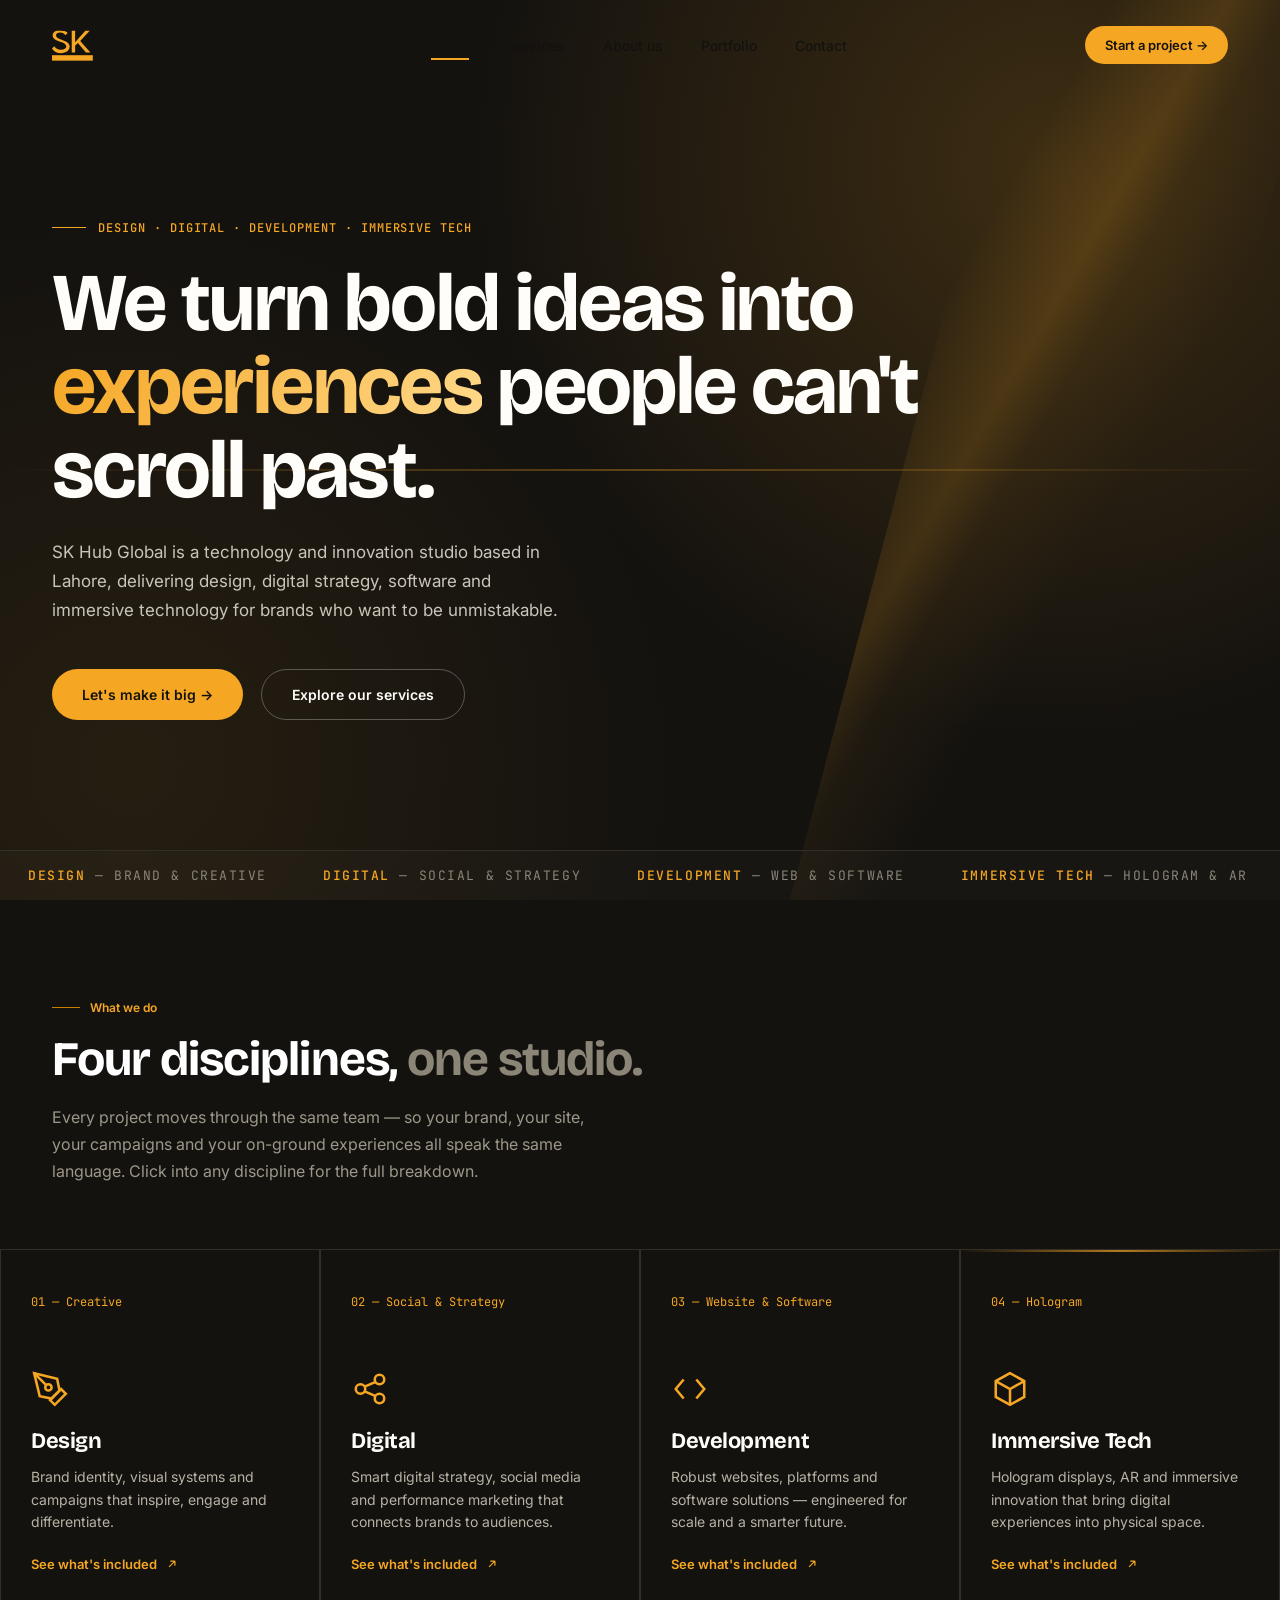
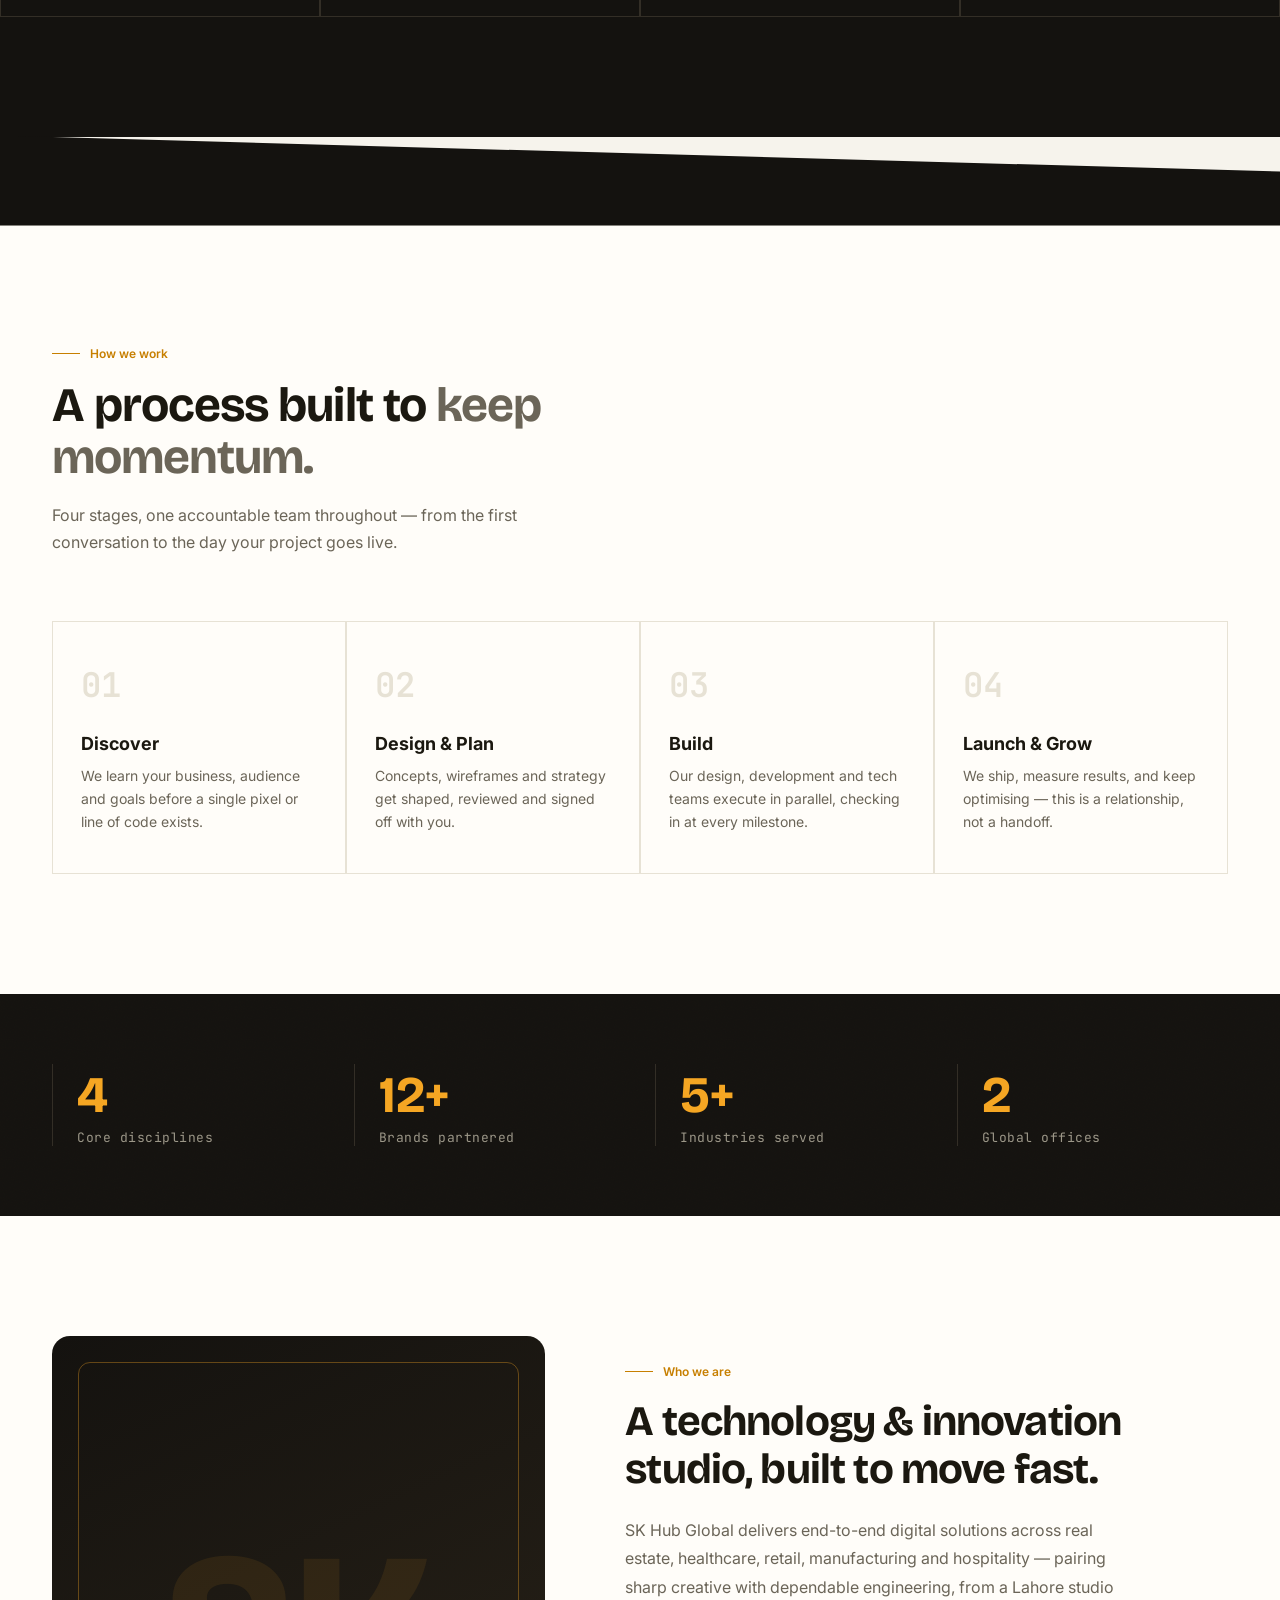
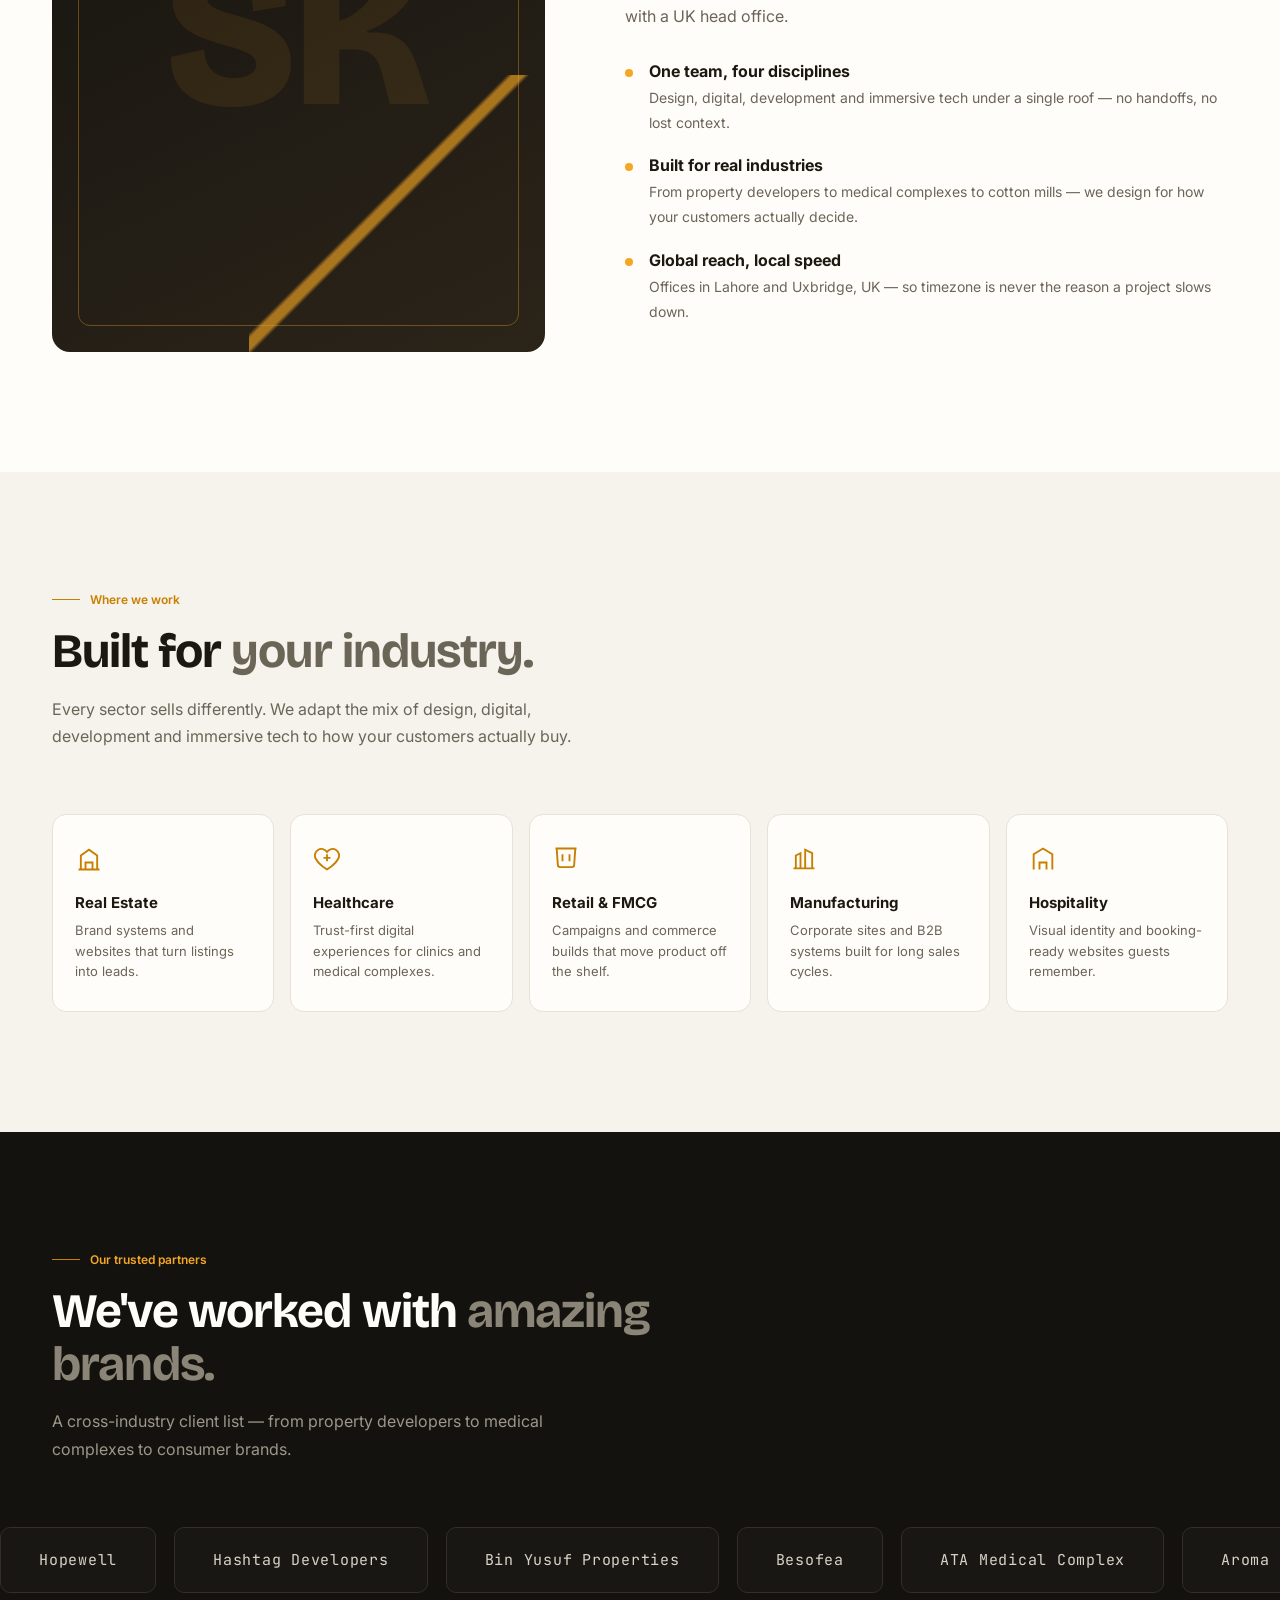
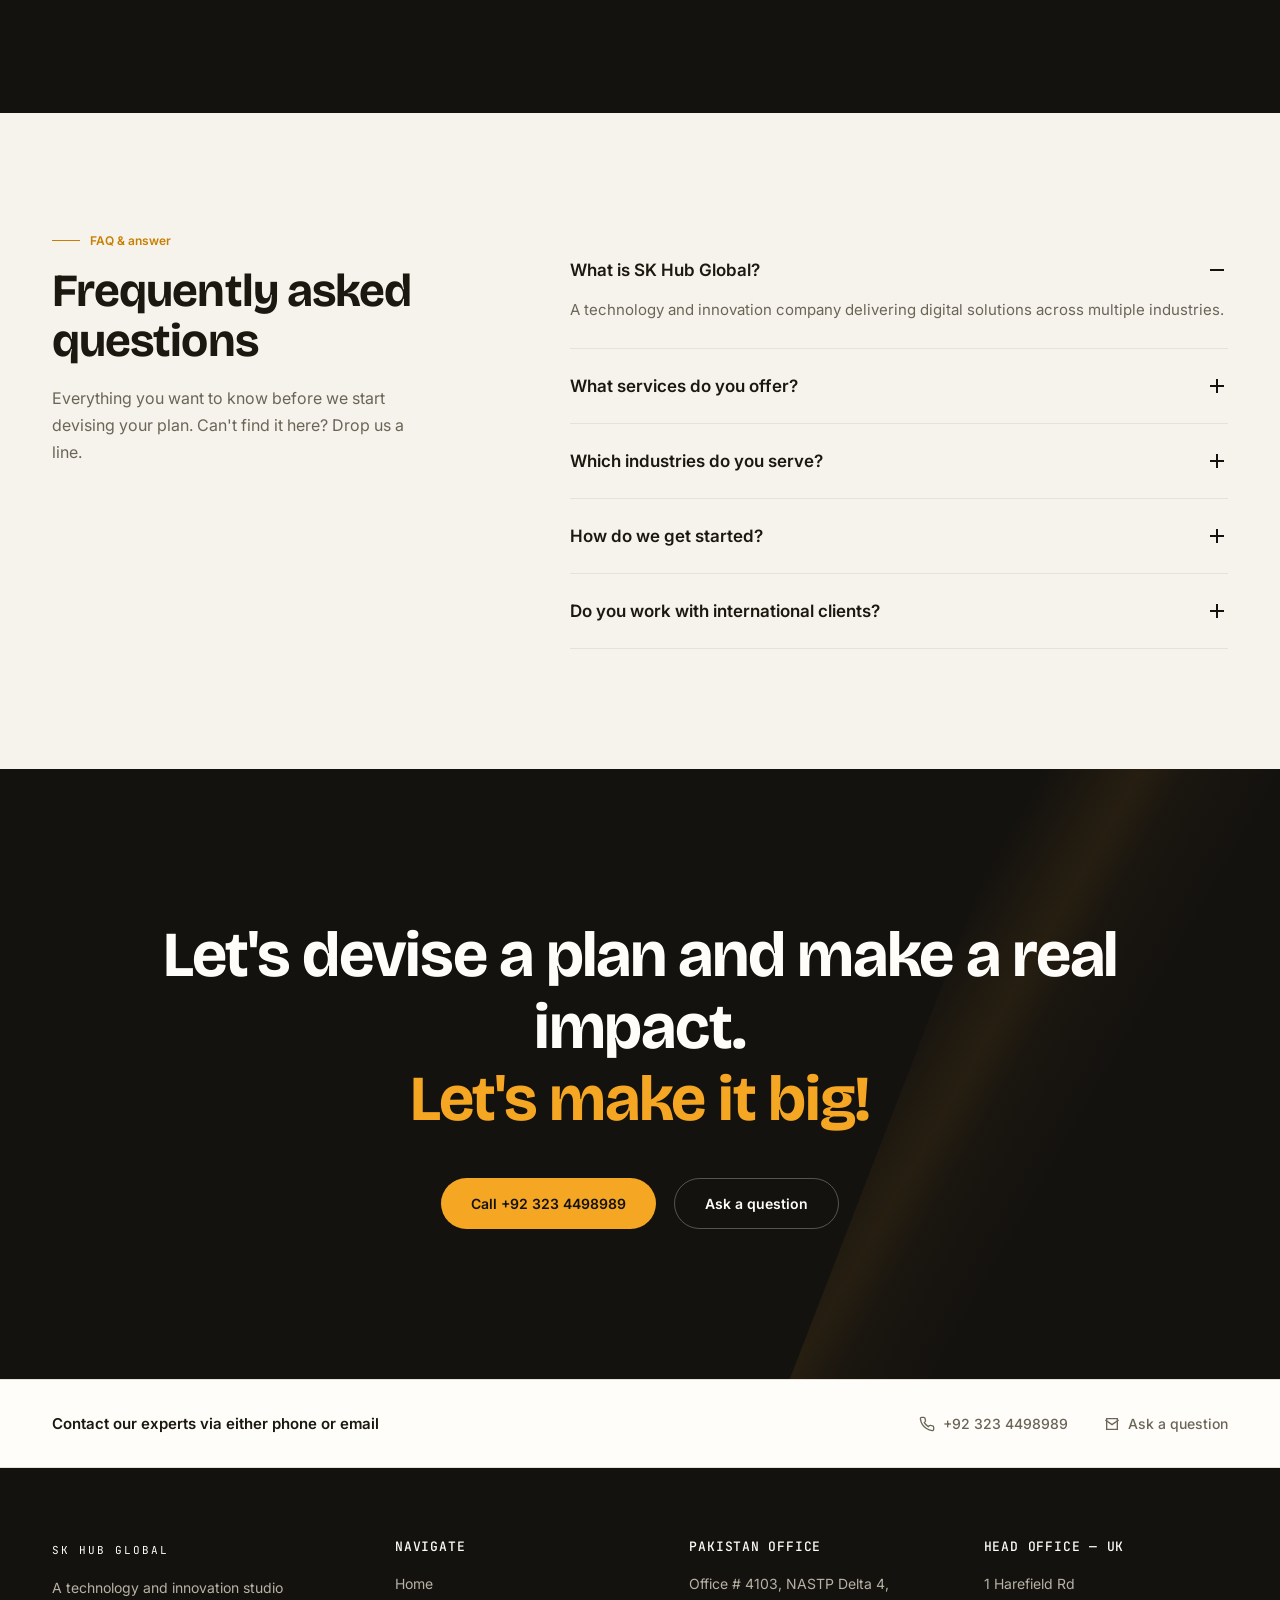
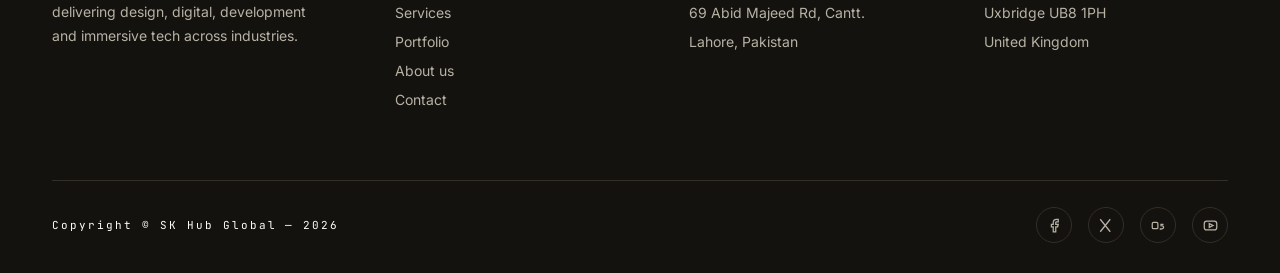
<file: index.html>
<!DOCTYPE html>
<html lang="en">
<head>
<meta charset="UTF-8">
<meta name="viewport" content="width=device-width, initial-scale=1.0">
<title>SK Hub Global — Design. Digital. Development. Immersive Tech.</title>
<link rel="preconnect" href="https://fonts.googleapis.com">
<link href="https://fonts.googleapis.com/css2?family=Bricolage+Grotesque:opsz,wght@12..96,400..800&family=Inter:wght@400;500;600&family=JetBrains+Mono:wght@400;500&display=swap" rel="stylesheet">
<link rel="stylesheet" href="style.css">
</head>
<body>

<header id="siteHeader">
  <div class="wrap">
    <nav>
      <a href="index.html" class="logo">
        <svg viewBox="0 0 120 100" xmlns="http://www.w3.org/2000/svg"><path fill="#F5A623" d="M18 8C8 8 2 14 2 22c0 20 40 16 40 32 0 6-6 10-16 10-9 0-15-4-19-10L0 60c5 9 15 14 26 14 16 0 26-8 26-20 0-21-40-17-40-33 0-5 5-8 12-8 7 0 12 3 15 8l7-6C42 8 32 8 18 8z"/><path fill="#F5A623" d="M58 8h10v34l30-34h13L83 38l30 34h-13L76 44l-8 8v20H58z"/><rect fill="#F5A623" x="0" y="80" width="120" height="16"/></svg>
        <span class="logo-text">HUB&nbsp;GLOBAL</span>
      </a>
      <div class="navlinks">
        <a href="index.html" class="active">Home</a>
        <a href="index.html#services">Services</a>
        <a href="index.html#about">About us</a>
        <a href="index.html#partners">Portfolio</a>
        <a href="index.html#contact">Contact</a>
      </div>
      <a href="index.html#contact" class="nav-cta">Start a project →</a>
      <button class="burger" id="burgerBtn" aria-label="Open menu"><span></span><span></span><span></span></button>
    </nav>
  </div>
</header>

<div class="mobile-menu" id="mobileMenu">
  <button class="mobile-close" id="mobileClose" aria-label="Close menu">&times;</button>
  <a href="index.html">Home</a>
  <a href="index.html#services">Services</a>
  <a href="index.html#about">About us</a>
  <a href="index.html#partners">Portfolio</a>
  <a href="index.html#contact">Contact</a>
</div>

<!-- HERO -->
<section class="hero" id="top">
  <div class="beam"></div>
  <div class="scanline"></div>
  <div class="wrap hero-inner">
    <div class="eyebrow mono">Design · Digital · Development · Immersive Tech</div>
    <h1>We turn bold ideas into <em>experiences</em> people can't scroll past.</h1>
    <p class="lead">SK Hub Global is a technology and innovation studio based in Lahore, delivering design, digital strategy, software and immersive technology for brands who want to be unmistakable.</p>
    <div class="hero-ctas">
      <a href="index.html#contact" class="btn-primary">Let's make it big →</a>
      <a href="index.html#services" class="btn-ghost">Explore our services</a>
    </div>
  </div>
  <div class="hero-tickerwrap">
    <div class="ticker">
      <span><b>Design</b> — brand & creative</span>
      <span><b>Digital</b> — social & strategy</span>
      <span><b>Development</b> — web & software</span>
      <span><b>Immersive Tech</b> — hologram & AR</span>
      <span><b>Design</b> — brand & creative</span>
      <span><b>Digital</b> — social & strategy</span>
      <span><b>Development</b> — web & software</span>
      <span><b>Immersive Tech</b> — hologram & AR</span>
    </div>
  </div>
</section>

<!-- SERVICES -->
<section id="services" style="background:var(--ink);padding-top:100px;">
  <div class="wrap">
    <div class="sec-head reveal" style="color:#fff;">
      <div class="tag on-dark">What we do</div>
      <h2 style="color:#fff;">Four disciplines, <span style="color:#8A8577;">one studio.</span></h2>
      <p style="color:#9C9788;">Every project moves through the same team — so your brand, your site, your campaigns and your on-ground experiences all speak the same language. Click into any discipline for the full breakdown.</p>
    </div>
  </div>
  <div class="services-grid">
    <a href="service-design.html" class="svc-card reveal">
      <span class="svc-num">01 — Creative</span>
      <svg class="svc-icon" viewBox="0 0 24 24" fill="none" stroke="currentColor" stroke-width="1.6"><path d="M12 19l7-7 3 3-7 7-3-3z"/><path d="M18 13l-1.5-7.5L2 2l3.5 14.5L13 18l5-5z"/><path d="M2 2l7.586 7.586"/><circle cx="11" cy="11" r="2"/></svg>
      <h3>Design</h3>
      <p>Brand identity, visual systems and campaigns that inspire, engage and differentiate.</p>
      <span class="svc-more">See what's included <svg viewBox="0 0 24 24" fill="none" stroke="currentColor" stroke-width="2"><path d="M7 17L17 7M17 7H9M17 7V15"/></svg></span>
    </a>
    <a href="service-digital.html" class="svc-card reveal">
      <span class="svc-num">02 — Social &amp; Strategy</span>
      <svg class="svc-icon" viewBox="0 0 24 24" fill="none" stroke="currentColor" stroke-width="1.6"><circle cx="6" cy="12" r="3"/><circle cx="18" cy="6" r="3"/><circle cx="18" cy="18" r="3"/><path d="M8.6 10.5l7-3M8.6 13.5l7 3"/></svg>
      <h3>Digital</h3>
      <p>Smart digital strategy, social media and performance marketing that connects brands to audiences.</p>
      <span class="svc-more">See what's included <svg viewBox="0 0 24 24" fill="none" stroke="currentColor" stroke-width="2"><path d="M7 17L17 7M17 7H9M17 7V15"/></svg></span>
    </a>
    <a href="service-development.html" class="svc-card reveal">
      <span class="svc-num">03 — Website &amp; Software</span>
      <svg class="svc-icon" viewBox="0 0 24 24" fill="none" stroke="currentColor" stroke-width="1.6"><polyline points="8 6 3 12 8 18"/><polyline points="16 6 21 12 16 18"/></svg>
      <h3>Development</h3>
      <p>Robust websites, platforms and software solutions — engineered for scale and a smarter future.</p>
      <span class="svc-more">See what's included <svg viewBox="0 0 24 24" fill="none" stroke="currentColor" stroke-width="2"><path d="M7 17L17 7M17 7H9M17 7V15"/></svg></span>
    </a>
    <a href="service-immersive-tech.html" class="svc-card hologram reveal">
      <div class="scan-mini"></div>
      <span class="svc-num">04 — Hologram</span>
      <svg class="svc-icon" viewBox="0 0 24 24" fill="none" stroke="currentColor" stroke-width="1.6"><path d="M12 2L3 7v10l9 5 9-5V7l-9-5z"/><path d="M3 7l9 5 9-5M12 12v10"/></svg>
      <h3>Immersive Tech</h3>
      <p>Hologram displays, AR and immersive innovation that bring digital experiences into physical space.</p>
      <span class="svc-more">See what's included <svg viewBox="0 0 24 24" fill="none" stroke="currentColor" stroke-width="2"><path d="M7 17L17 7M17 7H9M17 7V15"/></svg></span>
    </a>
  </div>
</section>
<div class="diag"></div>

<!-- PROCESS -->
<section class="process">
  <div class="wrap">
    <div class="sec-head reveal">
      <div class="tag">How we work</div>
      <h2>A process built to <span>keep momentum.</span></h2>
      <p>Four stages, one accountable team throughout — from the first conversation to the day your project goes live.</p>
    </div>
  </div>
  <div class="wrap">
    <div class="process-grid reveal">
      <div class="process-step">
        <span class="pnum">01</span>
        <h4>Discover</h4>
        <p>We learn your business, audience and goals before a single pixel or line of code exists.</p>
      </div>
      <div class="process-step">
        <span class="pnum">02</span>
        <h4>Design &amp; Plan</h4>
        <p>Concepts, wireframes and strategy get shaped, reviewed and signed off with you.</p>
      </div>
      <div class="process-step">
        <span class="pnum">03</span>
        <h4>Build</h4>
        <p>Our design, development and tech teams execute in parallel, checking in at every milestone.</p>
      </div>
      <div class="process-step">
        <span class="pnum">04</span>
        <h4>Launch &amp; Grow</h4>
        <p>We ship, measure results, and keep optimising — this is a relationship, not a handoff.</p>
      </div>
    </div>
  </div>
</section>

<!-- STATS -->
<section class="stats-band">
  <div class="grain"></div>
  <div class="wrap">
    <div class="stats-grid reveal">
      <div class="stat"><span class="num" data-target="4">0</span><span class="label">Core disciplines</span></div>
      <div class="stat"><span class="num" data-target="12" data-suffix="+">0</span><span class="label">Brands partnered</span></div>
      <div class="stat"><span class="num" data-target="5" data-suffix="+">0</span><span class="label">Industries served</span></div>
      <div class="stat"><span class="num" data-target="2">0</span><span class="label">Global offices</span></div>
    </div>
  </div>
</section>

<!-- ABOUT -->
<section class="about" id="about">
  <div class="wrap about-grid">
    <div class="about-visual reveal">
      <div class="frame"></div>
      <div class="cut"></div>
    </div>
    <div class="about-copy reveal">
      <div class="tag">Who we are</div>
      <h2>A technology &amp; innovation studio, built to move fast.</h2>
      <p>SK Hub Global delivers end-to-end digital solutions across real estate, healthcare, retail, manufacturing and hospitality — pairing sharp creative with dependable engineering, from a Lahore studio with a UK head office.</p>
      <div class="why-list">
        <div class="why-item">
          <span class="dot"></span>
          <div><h4>One team, four disciplines</h4><p>Design, digital, development and immersive tech under a single roof — no handoffs, no lost context.</p></div>
        </div>
        <div class="why-item">
          <span class="dot"></span>
          <div><h4>Built for real industries</h4><p>From property developers to medical complexes to cotton mills — we design for how your customers actually decide.</p></div>
        </div>
        <div class="why-item">
          <span class="dot"></span>
          <div><h4>Global reach, local speed</h4><p>Offices in Lahore and Uxbridge, UK — so timezone is never the reason a project slows down.</p></div>
        </div>
      </div>
    </div>
  </div>
</section>

<!-- INDUSTRIES -->
<section class="industries">
  <div class="wrap">
    <div class="sec-head reveal">
      <div class="tag">Where we work</div>
      <h2>Built for <span>your industry.</span></h2>
      <p>Every sector sells differently. We adapt the mix of design, digital, development and immersive tech to how your customers actually buy.</p>
    </div>
    <div class="industry-grid reveal">
      <div class="industry-card">
        <svg viewBox="0 0 24 24" fill="none" stroke="currentColor" stroke-width="1.6"><path d="M3 21h18M5 21V9l7-5 7 5v12M9 21v-6h6v6"/></svg>
        <h4>Real Estate</h4>
        <p>Brand systems and websites that turn listings into leads.</p>
      </div>
      <div class="industry-card">
        <svg viewBox="0 0 24 24" fill="none" stroke="currentColor" stroke-width="1.6"><path d="M12 21s-7-4.35-9.5-9A5.5 5.5 0 0112 6a5.5 5.5 0 019.5 6c-2.5 4.65-9.5 9-9.5 9z"/><path d="M12 8v6M9 11h6"/></svg>
        <h4>Healthcare</h4>
        <p>Trust-first digital experiences for clinics and medical complexes.</p>
      </div>
      <div class="industry-card">
        <svg viewBox="0 0 24 24" fill="none" stroke="currentColor" stroke-width="1.6"><path d="M3 3h18M4 3l1 14a2 2 0 002 2h10a2 2 0 002-2l1-14M9 8v6M15 8v6"/></svg>
        <h4>Retail &amp; FMCG</h4>
        <p>Campaigns and commerce builds that move product off the shelf.</p>
      </div>
      <div class="industry-card">
        <svg viewBox="0 0 24 24" fill="none" stroke="currentColor" stroke-width="1.6"><path d="M3 20h18M5 20V9l4-2v13M13 20V4l6 3v13"/></svg>
        <h4>Manufacturing</h4>
        <p>Corporate sites and B2B systems built for long sales cycles.</p>
      </div>
      <div class="industry-card">
        <svg viewBox="0 0 24 24" fill="none" stroke="currentColor" stroke-width="1.6"><path d="M4 21V8l8-5 8 5v13M9 21v-6h6v6"/></svg>
        <h4>Hospitality</h4>
        <p>Visual identity and booking-ready websites guests remember.</p>
      </div>
    </div>
  </div>
</section>

<!-- PARTNERS -->
<section class="partners" id="partners">
  <div class="wrap">
    <div class="sec-head reveal">
      <div class="tag on-dark">Our trusted partners</div>
      <h2>We've worked with <span>amazing brands.</span></h2>
      <p>A cross-industry client list — from property developers to medical complexes to consumer brands.</p>
    </div>
  </div>
  <div class="marquee-track">
    <span class="brand-badge">Hopewell</span>
    <span class="brand-badge">Hashtag Developers</span>
    <span class="brand-badge">Bin Yusuf Properties</span>
    <span class="brand-badge">Besofea</span>
    <span class="brand-badge">ATA Medical Complex</span>
    <span class="brand-badge">Aroma</span>
    <span class="brand-badge">Akram Cotton Mills</span>
    <span class="brand-badge">PB</span>
    <span class="brand-badge">Media Merchandise</span>
    <span class="brand-badge">AIS</span>
    <span class="brand-badge">Growth Bee Pakistan</span>
    <span class="brand-badge">Imam's</span>
    <span class="brand-badge">Hopewell</span>
    <span class="brand-badge">Hashtag Developers</span>
    <span class="brand-badge">Bin Yusuf Properties</span>
    <span class="brand-badge">Besofea</span>
    <span class="brand-badge">ATA Medical Complex</span>
    <span class="brand-badge">Aroma</span>
    <span class="brand-badge">Akram Cotton Mills</span>
    <span class="brand-badge">PB</span>
    <span class="brand-badge">Media Merchandise</span>
    <span class="brand-badge">AIS</span>
    <span class="brand-badge">Growth Bee Pakistan</span>
    <span class="brand-badge">Imam's</span>
  </div>
</section>

<!-- FAQ -->
<section id="faq">
  <div class="wrap faq-wrap">
    <div class="faq-side reveal">
      <div class="tag">FAQ &amp; answer</div>
      <h2>Frequently asked questions</h2>
      <p>Everything you want to know before we start devising your plan. Can't find it here? Drop us a line.</p>
    </div>
    <div class="reveal">
      <div class="faq-item open">
        <div class="faq-q"><span>What is SK Hub Global?</span><span class="plus"></span></div>
        <div class="faq-a">A technology and innovation company delivering digital solutions across multiple industries.</div>
      </div>
      <div class="faq-item">
        <div class="faq-q"><span>What services do you offer?</span><span class="plus"></span></div>
        <div class="faq-a">Design, digital marketing, website &amp; software development, and immersive technology including hologram experiences.</div>
      </div>
      <div class="faq-item">
        <div class="faq-q"><span>Which industries do you serve?</span><span class="plus"></span></div>
        <div class="faq-a">Real estate, healthcare, retail, manufacturing, hospitality and more — wherever a brand needs to stand out.</div>
      </div>
      <div class="faq-item">
        <div class="faq-q"><span>How do we get started?</span><span class="plus"></span></div>
        <div class="faq-a">Reach out through the contact details below or give us a call — we'll set up a discovery call to scope your project.</div>
      </div>
      <div class="faq-item">
        <div class="faq-q"><span>Do you work with international clients?</span><span class="plus"></span></div>
        <div class="faq-a">Yes — alongside our Lahore studio, we operate a head office in Uxbridge, UK, and work with clients globally.</div>
      </div>
    </div>
  </div>
</section>

<!-- CTA -->
<section class="cta-section" id="contact">
  <div class="beam"></div>
  <div class="wrap">
    <h2 class="reveal">Let's devise a plan and make a real impact.<br><span class="accent">Let's make it big!</span></h2>
    <div class="cta-btns reveal">
      <a href="tel:+923234498989" class="btn-primary">Call +92 323 4498989</a>
      <a href="mailto:hello@skhubglobal.com" class="btn-ghost">Ask a question</a>
    </div>
  </div>
</section>

<!-- CONTACT STRIP -->
<div class="contact-strip">
  <div class="wrap row">
    <p>Contact our experts via either phone or email</p>
    <div class="contact-links">
      <a href="tel:+923234498989">
        <svg viewBox="0 0 24 24" fill="none" stroke="currentColor" stroke-width="2"><path d="M22 16.9v3a2 2 0 01-2.2 2 19.8 19.8 0 01-8.6-3.1 19.5 19.5 0 01-6-6A19.8 19.8 0 012.1 4.2 2 2 0 014.1 2h3a2 2 0 012 1.7c.1.9.3 1.8.6 2.7a2 2 0 01-.4 2.1L8 9.9a16 16 0 006 6l1.4-1.3a2 2 0 012.1-.4c.9.3 1.8.5 2.7.6a2 2 0 011.8 2z"/></svg>
        +92 323 4498989
      </a>
      <a href="mailto:hello@skhubglobal.com">
        <svg viewBox="0 0 24 24" fill="none" stroke="currentColor" stroke-width="2"><path d="M4 4h16v16H4z"/><path d="M22 6l-10 7L2 6"/></svg>
        Ask a question
      </a>
    </div>
  </div>
</div>

<!-- FOOTER -->
<footer>
  <div class="wrap">
    <div class="foot-grid">
      <div class="foot-brand">
        <span class="logo-text">SK HUB GLOBAL</span>
        <p>A technology and innovation studio delivering design, digital, development and immersive tech across industries.</p>
      </div>
      <div class="foot-col">
        <h5>Navigate</h5>
        <ul>
          <li><a href="index.html">Home</a></li>
          <li><a href="index.html#services">Services</a></li>
          <li><a href="index.html#partners">Portfolio</a></li>
          <li><a href="index.html#about">About us</a></li>
          <li><a href="index.html#contact">Contact</a></li>
        </ul>
      </div>
      <div class="foot-col">
        <h5>Pakistan office</h5>
        <ul>
          <li>Office # 4103, NASTP Delta 4,</li>
          <li>69 Abid Majeed Rd, Cantt.</li>
          <li>Lahore, Pakistan</li>
        </ul>
      </div>
      <div class="foot-col">
        <h5>Head office — UK</h5>
        <ul>
          <li>1 Harefield Rd</li>
          <li>Uxbridge UB8 1PH</li>
          <li>United Kingdom</li>
        </ul>
      </div>
    </div>
    <div class="foot-bottom">
      <span class="logo-text">Copyright &copy; SK Hub Global — 2026</span>
      <div class="socials">
        <a href="#" aria-label="Facebook"><svg viewBox="0 0 24 24" fill="none" stroke="currentColor" stroke-width="2"><path d="M18 2h-3a5 5 0 00-5 5v3H7v4h3v8h4v-8h3l1-4h-4V7a1 1 0 011-1h3z"/></svg></a>
        <a href="#" aria-label="X"><svg viewBox="0 0 24 24" fill="none" stroke="currentColor" stroke-width="2"><path d="M18 2L2 22M2 2l16 20"/></svg></a>
        <a href="#" aria-label="Behance"><svg viewBox="0 0 24 24" fill="none" stroke="currentColor" stroke-width="2"><rect x="2" y="7" width="9" height="10" rx="2"/><path d="M15 10h5M14 17c1.5 1 5 1 6-1.5S18 12 15 12"/></svg></a>
        <a href="#" aria-label="YouTube"><svg viewBox="0 0 24 24" fill="none" stroke="currentColor" stroke-width="2"><rect x="2" y="5" width="20" height="14" rx="4"/><path d="M10 9l6 3-6 3z"/></svg></a>
      </div>
    </div>
  </div>
</footer>

<script src="script.js"></script>
</body>
</html>
</file>
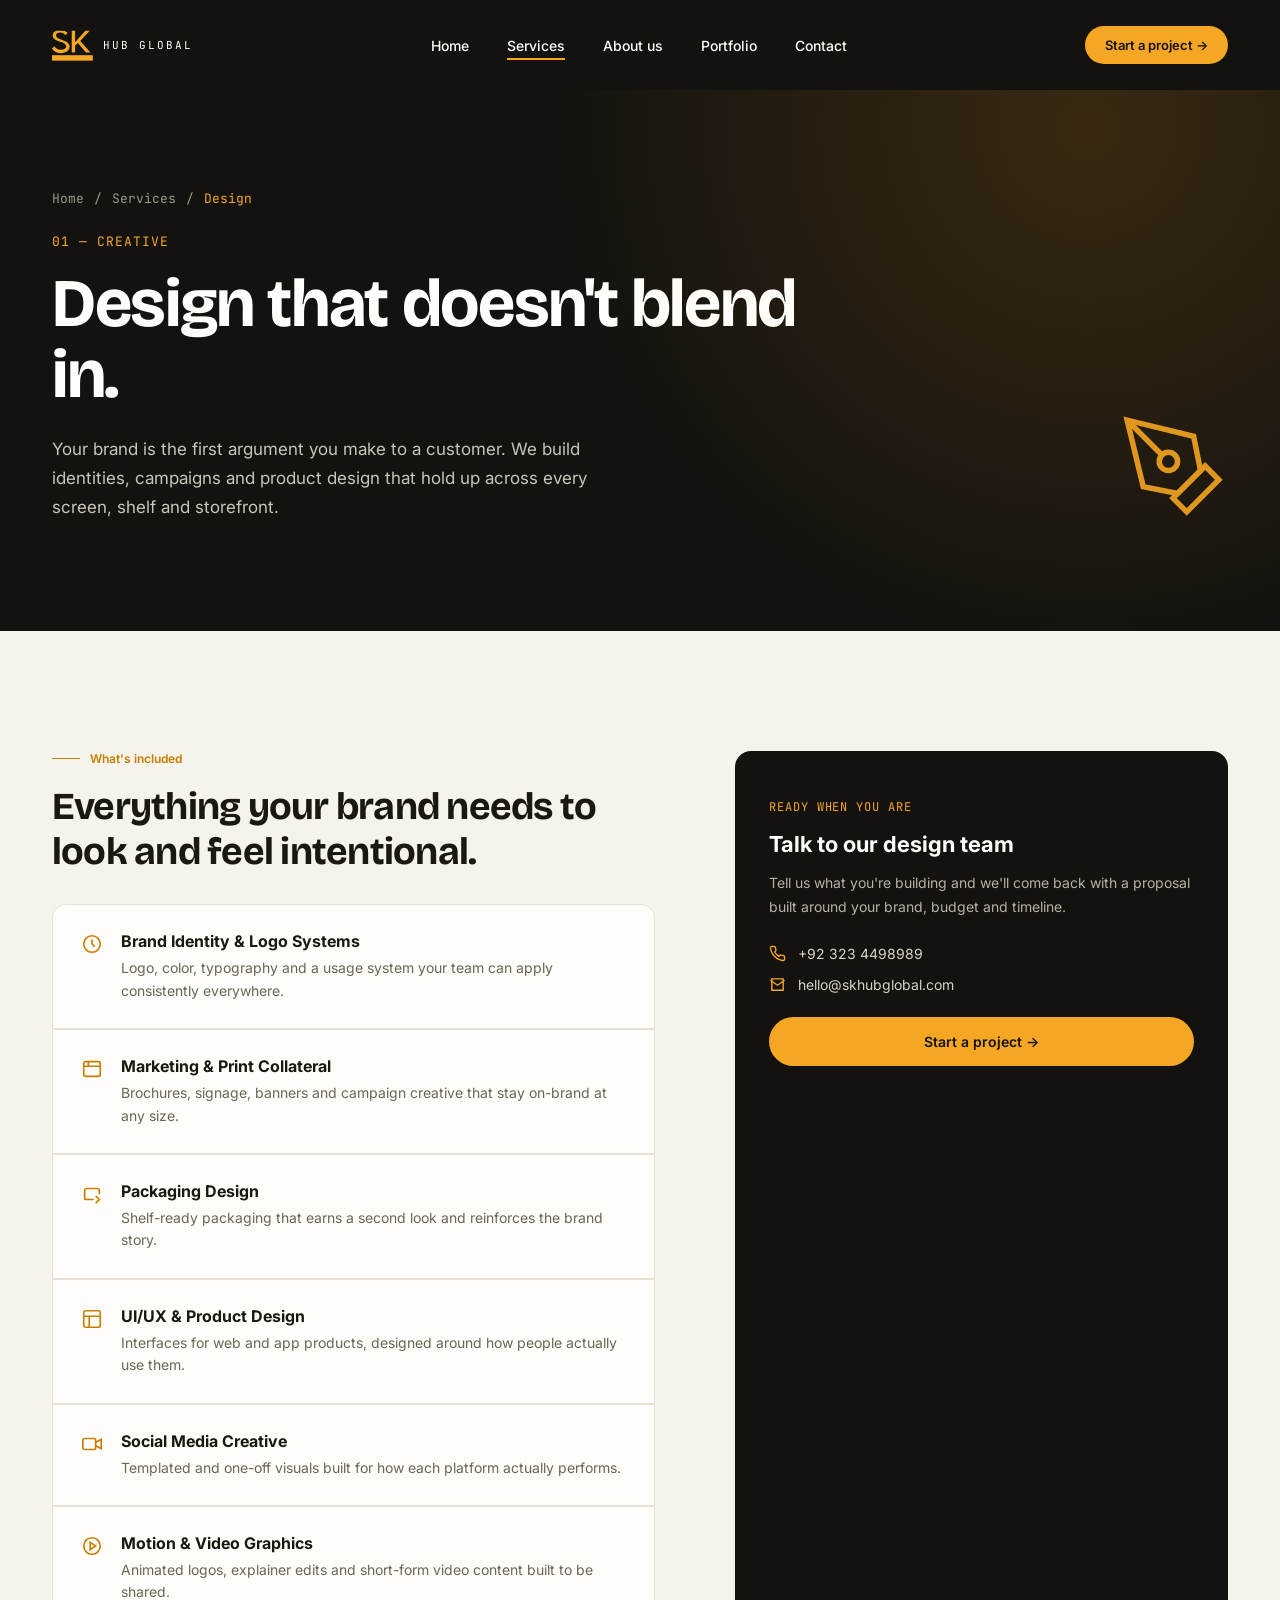
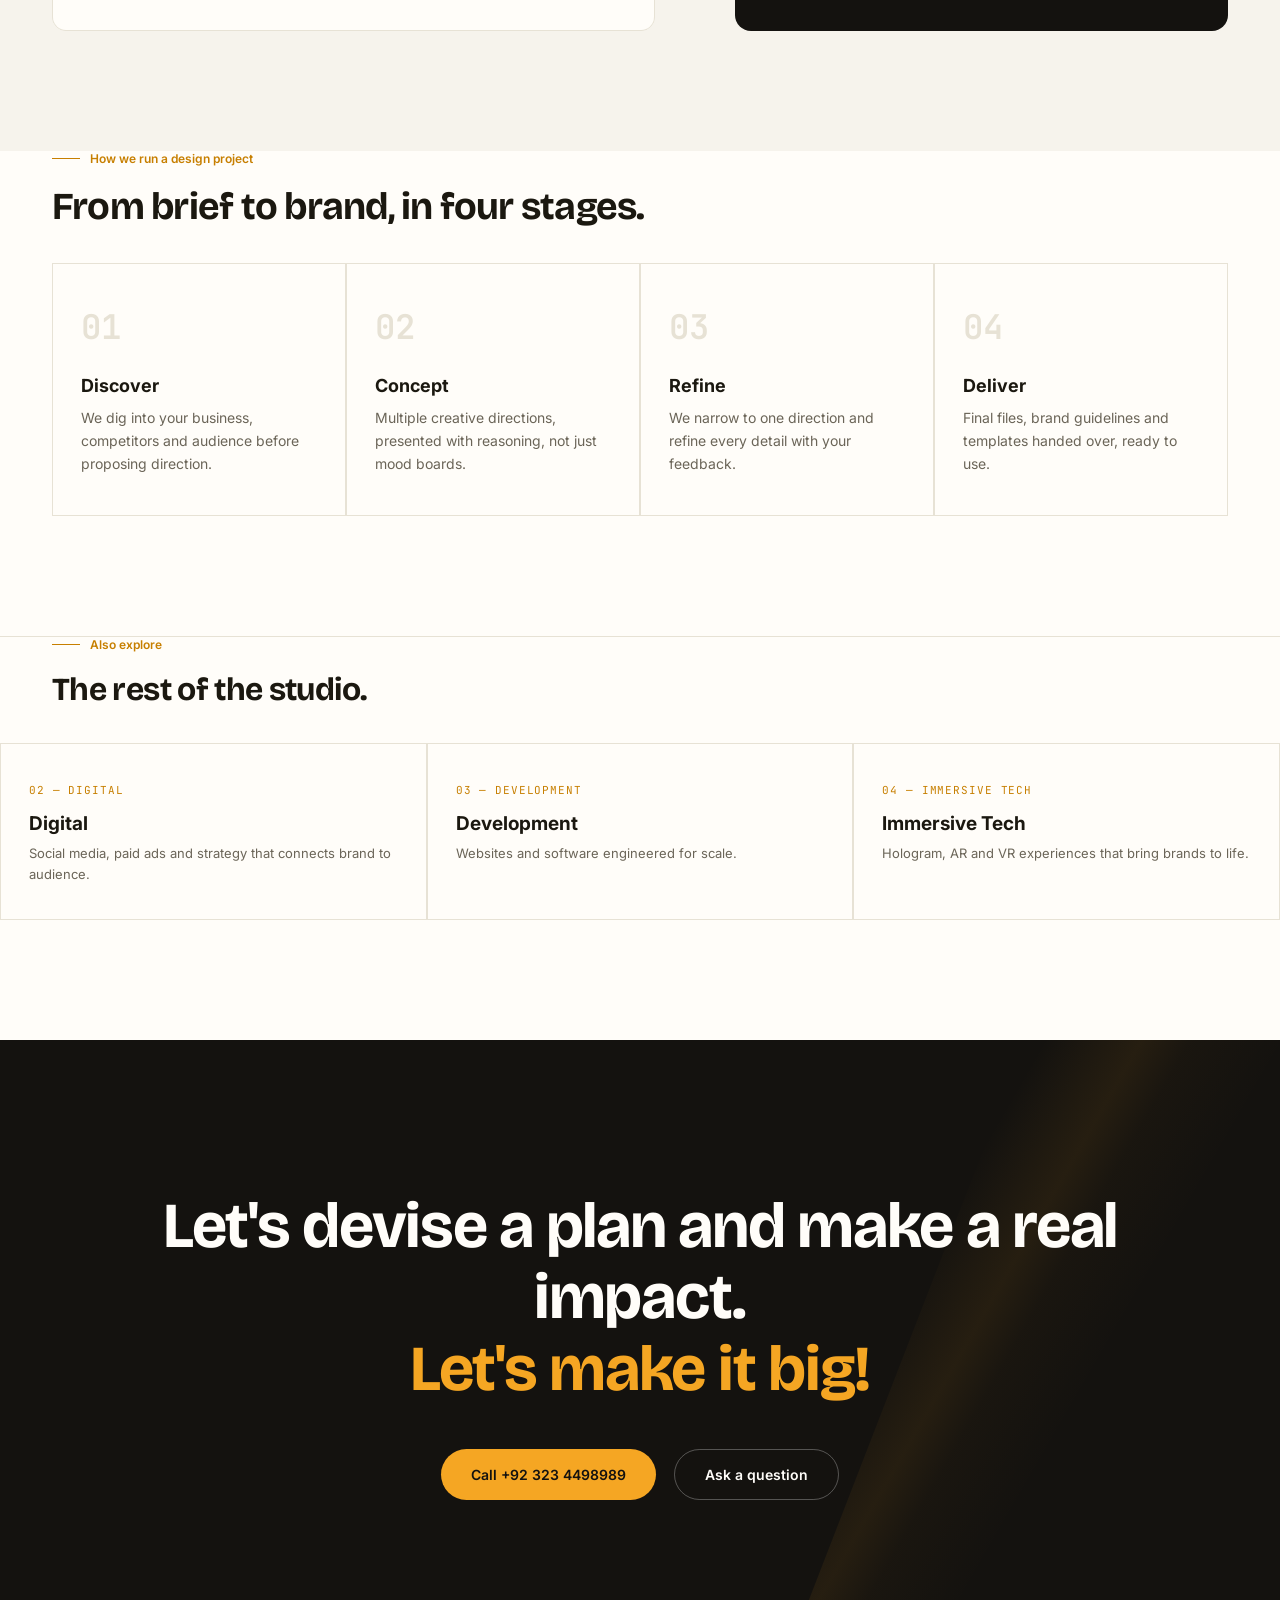
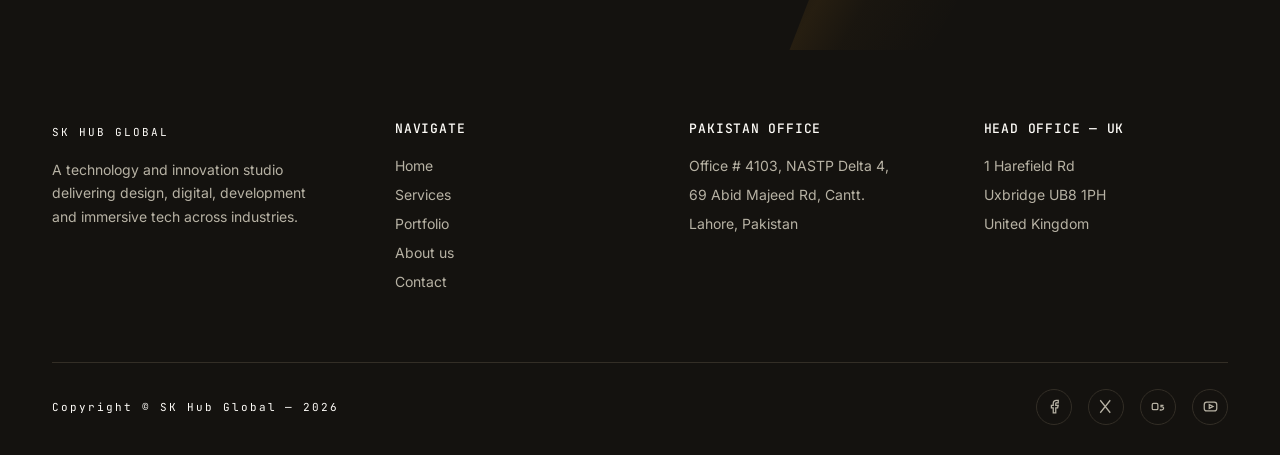
<file: service-design.html>
<!DOCTYPE html>
<html lang="en">
<head>
<meta charset="UTF-8">
<meta name="viewport" content="width=device-width, initial-scale=1.0">
<title>Design Services — SK Hub Global</title>
<link rel="preconnect" href="https://fonts.googleapis.com">
<link href="https://fonts.googleapis.com/css2?family=Bricolage+Grotesque:opsz,wght@12..96,400..800&family=Inter:wght@400;500;600&family=JetBrains+Mono:wght@400;500&display=swap" rel="stylesheet">
<link rel="stylesheet" href="style.css">
</head>
<body>

<header id="siteHeader" class="solid">
  <div class="wrap">
    <nav>
      <a href="index.html" class="logo">
        <svg viewBox="0 0 120 100" xmlns="http://www.w3.org/2000/svg"><path fill="#F5A623" d="M18 8C8 8 2 14 2 22c0 20 40 16 40 32 0 6-6 10-16 10-9 0-15-4-19-10L0 60c5 9 15 14 26 14 16 0 26-8 26-20 0-21-40-17-40-33 0-5 5-8 12-8 7 0 12 3 15 8l7-6C42 8 32 8 18 8z"/><path fill="#F5A623" d="M58 8h10v34l30-34h13L83 38l30 34h-13L76 44l-8 8v20H58z"/><rect fill="#F5A623" x="0" y="80" width="120" height="16"/></svg>
        <span class="logo-text">HUB&nbsp;GLOBAL</span>
      </a>
      <div class="navlinks">
        <a href="index.html">Home</a>
        <a href="index.html#services" class="active">Services</a>
        <a href="index.html#about">About us</a>
        <a href="index.html#partners">Portfolio</a>
        <a href="index.html#contact">Contact</a>
      </div>
      <a href="index.html#contact" class="nav-cta">Start a project →</a>
      <button class="burger" id="burgerBtn" aria-label="Open menu"><span></span><span></span><span></span></button>
    </nav>
  </div>
</header>

<div class="mobile-menu" id="mobileMenu">
  <button class="mobile-close" id="mobileClose" aria-label="Close menu">&times;</button>
  <a href="index.html">Home</a>
  <a href="index.html#services">Services</a>
  <a href="index.html#about">About us</a>
  <a href="index.html#partners">Portfolio</a>
  <a href="index.html#contact">Contact</a>
</div>

<section class="svc-hero">
  <div class="wrap">
    <div class="breadcrumb"><a href="index.html">Home</a> / <a href="index.html#services">Services</a> / <span style="color:var(--gold);">Design</span></div>
    <div class="svc-hero-grid">
      <div>
        <span class="index-tag mono">01 — Creative</span>
        <h1>Design that doesn't blend in.</h1>
        <p class="lead">Your brand is the first argument you make to a customer. We build identities, campaigns and product design that hold up across every screen, shelf and storefront.</p>
      </div>
      <svg class="svc-hero-icon" viewBox="0 0 24 24" fill="none" stroke="currentColor" stroke-width="1.2"><path d="M12 19l7-7 3 3-7 7-3-3z"/><path d="M18 13l-1.5-7.5L2 2l3.5 14.5L13 18l5-5z"/><path d="M2 2l7.586 7.586"/><circle cx="11" cy="11" r="2"/></svg>
    </div>
  </div>
</section>

<section>
  <div class="wrap feature-wrap">
    <div>
      <div class="tag">What's included</div>
      <h2 style="font-size:clamp(26px,3.2vw,38px);margin-bottom:30px;">Everything your brand needs to look and feel intentional.</h2>
      <div class="feature-list reveal">
        <div class="feature-item">
          <svg viewBox="0 0 24 24" fill="none" stroke="currentColor" stroke-width="1.8"><circle cx="12" cy="12" r="9"/><path d="M12 7v5l3 3"/></svg>
          <div><h4>Brand Identity &amp; Logo Systems</h4><p>Logo, color, typography and a usage system your team can apply consistently everywhere.</p></div>
        </div>
        <div class="feature-item">
          <svg viewBox="0 0 24 24" fill="none" stroke="currentColor" stroke-width="1.8"><rect x="3" y="4" width="18" height="16" rx="2"/><path d="M3 9h18M8 4v5"/></svg>
          <div><h4>Marketing &amp; Print Collateral</h4><p>Brochures, signage, banners and campaign creative that stay on-brand at any size.</p></div>
        </div>
        <div class="feature-item">
          <svg viewBox="0 0 24 24" fill="none" stroke="currentColor" stroke-width="1.8"><path d="M20 12V8a2 2 0 00-2-2H6a2 2 0 00-2 2v8a2 2 0 002 2h8"/><path d="M16 22l4-4-4-4"/></svg>
          <div><h4>Packaging Design</h4><p>Shelf-ready packaging that earns a second look and reinforces the brand story.</p></div>
        </div>
        <div class="feature-item">
          <svg viewBox="0 0 24 24" fill="none" stroke="currentColor" stroke-width="1.8"><rect x="3" y="3" width="18" height="18" rx="2"/><path d="M3 9h18M9 21V9"/></svg>
          <div><h4>UI/UX &amp; Product Design</h4><p>Interfaces for web and app products, designed around how people actually use them.</p></div>
        </div>
        <div class="feature-item">
          <svg viewBox="0 0 24 24" fill="none" stroke="currentColor" stroke-width="1.8"><rect x="2" y="6" width="14" height="12" rx="2"/><path d="M16 10l6-3v10l-6-3"/></svg>
          <div><h4>Social Media Creative</h4><p>Templated and one-off visuals built for how each platform actually performs.</p></div>
        </div>
        <div class="feature-item">
          <svg viewBox="0 0 24 24" fill="none" stroke="currentColor" stroke-width="1.8"><circle cx="12" cy="12" r="9"/><path d="M10 8l6 4-6 4V8z"/></svg>
          <div><h4>Motion &amp; Video Graphics</h4><p>Animated logos, explainer edits and short-form video content built to be shared.</p></div>
        </div>
      </div>
    </div>
    <aside class="sidebar-cta reveal">
      <span class="mono" style="color:var(--gold);font-size:12px;">Ready when you are</span>
      <h4 style="margin-top:16px;">Talk to our design team</h4>
      <p>Tell us what you're building and we'll come back with a proposal built around your brand, budget and timeline.</p>
      <div class="info-row"><svg viewBox="0 0 24 24" fill="none" stroke="currentColor" stroke-width="2"><path d="M22 16.9v3a2 2 0 01-2.2 2 19.8 19.8 0 01-8.6-3.1 19.5 19.5 0 01-6-6A19.8 19.8 0 012.1 4.2 2 2 0 014.1 2h3a2 2 0 012 1.7c.1.9.3 1.8.6 2.7a2 2 0 01-.4 2.1L8 9.9a16 16 0 006 6l1.4-1.3a2 2 0 012.1-.4c.9.3 1.8.5 2.7.6a2 2 0 011.8 2z"/></svg> +92 323 4498989</div>
      <div class="info-row"><svg viewBox="0 0 24 24" fill="none" stroke="currentColor" stroke-width="2"><path d="M4 4h16v16H4z"/><path d="M22 6l-10 7L2 6"/></svg> hello@skhubglobal.com</div>
      <a href="index.html#contact" class="btn-primary" style="width:100%;justify-content:center;margin-top:10px;">Start a project →</a>
    </aside>
  </div>
</section>

<section class="process" style="padding-top:0;">
  <div class="wrap">
    <div class="tag">How we run a design project</div>
    <h2 style="font-size:clamp(26px,3.2vw,38px);margin-bottom:34px;">From brief to brand, in four stages.</h2>
  </div>
  <div class="wrap">
    <div class="process-grid reveal">
      <div class="process-step"><span class="pnum">01</span><h4>Discover</h4><p>We dig into your business, competitors and audience before proposing direction.</p></div>
      <div class="process-step"><span class="pnum">02</span><h4>Concept</h4><p>Multiple creative directions, presented with reasoning, not just mood boards.</p></div>
      <div class="process-step"><span class="pnum">03</span><h4>Refine</h4><p>We narrow to one direction and refine every detail with your feedback.</p></div>
      <div class="process-step"><span class="pnum">04</span><h4>Deliver</h4><p>Final files, brand guidelines and templates handed over, ready to use.</p></div>
    </div>
  </div>
</section>

<section class="other-services" style="padding-top:0;">
  <div class="wrap">
    <div class="tag">Also explore</div>
    <h2 style="font-size:clamp(24px,3vw,32px);margin-bottom:34px;">The rest of the studio.</h2>
  </div>
  <div class="other-grid">
    <a href="service-digital.html" class="other-card"><span class="mono">02 — Digital</span><h4>Digital</h4><p>Social media, paid ads and strategy that connects brand to audience.</p></a>
    <a href="service-development.html" class="other-card"><span class="mono">03 — Development</span><h4>Development</h4><p>Websites and software engineered for scale.</p></a>
    <a href="service-immersive-tech.html" class="other-card"><span class="mono">04 — Immersive Tech</span><h4>Immersive Tech</h4><p>Hologram, AR and VR experiences that bring brands to life.</p></a>
  </div>
</section>

<section class="cta-section" id="contact">
  <div class="beam"></div>
  <div class="wrap">
    <h2 class="reveal">Let's devise a plan and make a real impact.<br><span class="accent">Let's make it big!</span></h2>
    <div class="cta-btns reveal">
      <a href="tel:+923234498989" class="btn-primary">Call +92 323 4498989</a>
      <a href="mailto:hello@skhubglobal.com" class="btn-ghost">Ask a question</a>
    </div>
  </div>
</section>

<footer>
  <div class="wrap">
    <div class="foot-grid">
      <div class="foot-brand">
        <span class="logo-text">SK HUB GLOBAL</span>
        <p>A technology and innovation studio delivering design, digital, development and immersive tech across industries.</p>
      </div>
      <div class="foot-col">
        <h5>Navigate</h5>
        <ul>
          <li><a href="index.html">Home</a></li>
          <li><a href="index.html#services">Services</a></li>
          <li><a href="index.html#partners">Portfolio</a></li>
          <li><a href="index.html#about">About us</a></li>
          <li><a href="index.html#contact">Contact</a></li>
        </ul>
      </div>
      <div class="foot-col">
        <h5>Pakistan office</h5>
        <ul><li>Office # 4103, NASTP Delta 4,</li><li>69 Abid Majeed Rd, Cantt.</li><li>Lahore, Pakistan</li></ul>
      </div>
      <div class="foot-col">
        <h5>Head office — UK</h5>
        <ul><li>1 Harefield Rd</li><li>Uxbridge UB8 1PH</li><li>United Kingdom</li></ul>
      </div>
    </div>
    <div class="foot-bottom">
      <span class="logo-text">Copyright &copy; SK Hub Global — 2026</span>
      <div class="socials">
        <a href="#" aria-label="Facebook"><svg viewBox="0 0 24 24" fill="none" stroke="currentColor" stroke-width="2"><path d="M18 2h-3a5 5 0 00-5 5v3H7v4h3v8h4v-8h3l1-4h-4V7a1 1 0 011-1h3z"/></svg></a>
        <a href="#" aria-label="X"><svg viewBox="0 0 24 24" fill="none" stroke="currentColor" stroke-width="2"><path d="M18 2L2 22M2 2l16 20"/></svg></a>
        <a href="#" aria-label="Behance"><svg viewBox="0 0 24 24" fill="none" stroke="currentColor" stroke-width="2"><rect x="2" y="7" width="9" height="10" rx="2"/><path d="M15 10h5M14 17c1.5 1 5 1 6-1.5S18 12 15 12"/></svg></a>
        <a href="#" aria-label="YouTube"><svg viewBox="0 0 24 24" fill="none" stroke="currentColor" stroke-width="2"><rect x="2" y="5" width="20" height="14" rx="4"/><path d="M10 9l6 3-6 3z"/></svg></a>
      </div>
    </div>
  </div>
</footer>

<script src="script.js"></script>
</body>
</html>
</file>
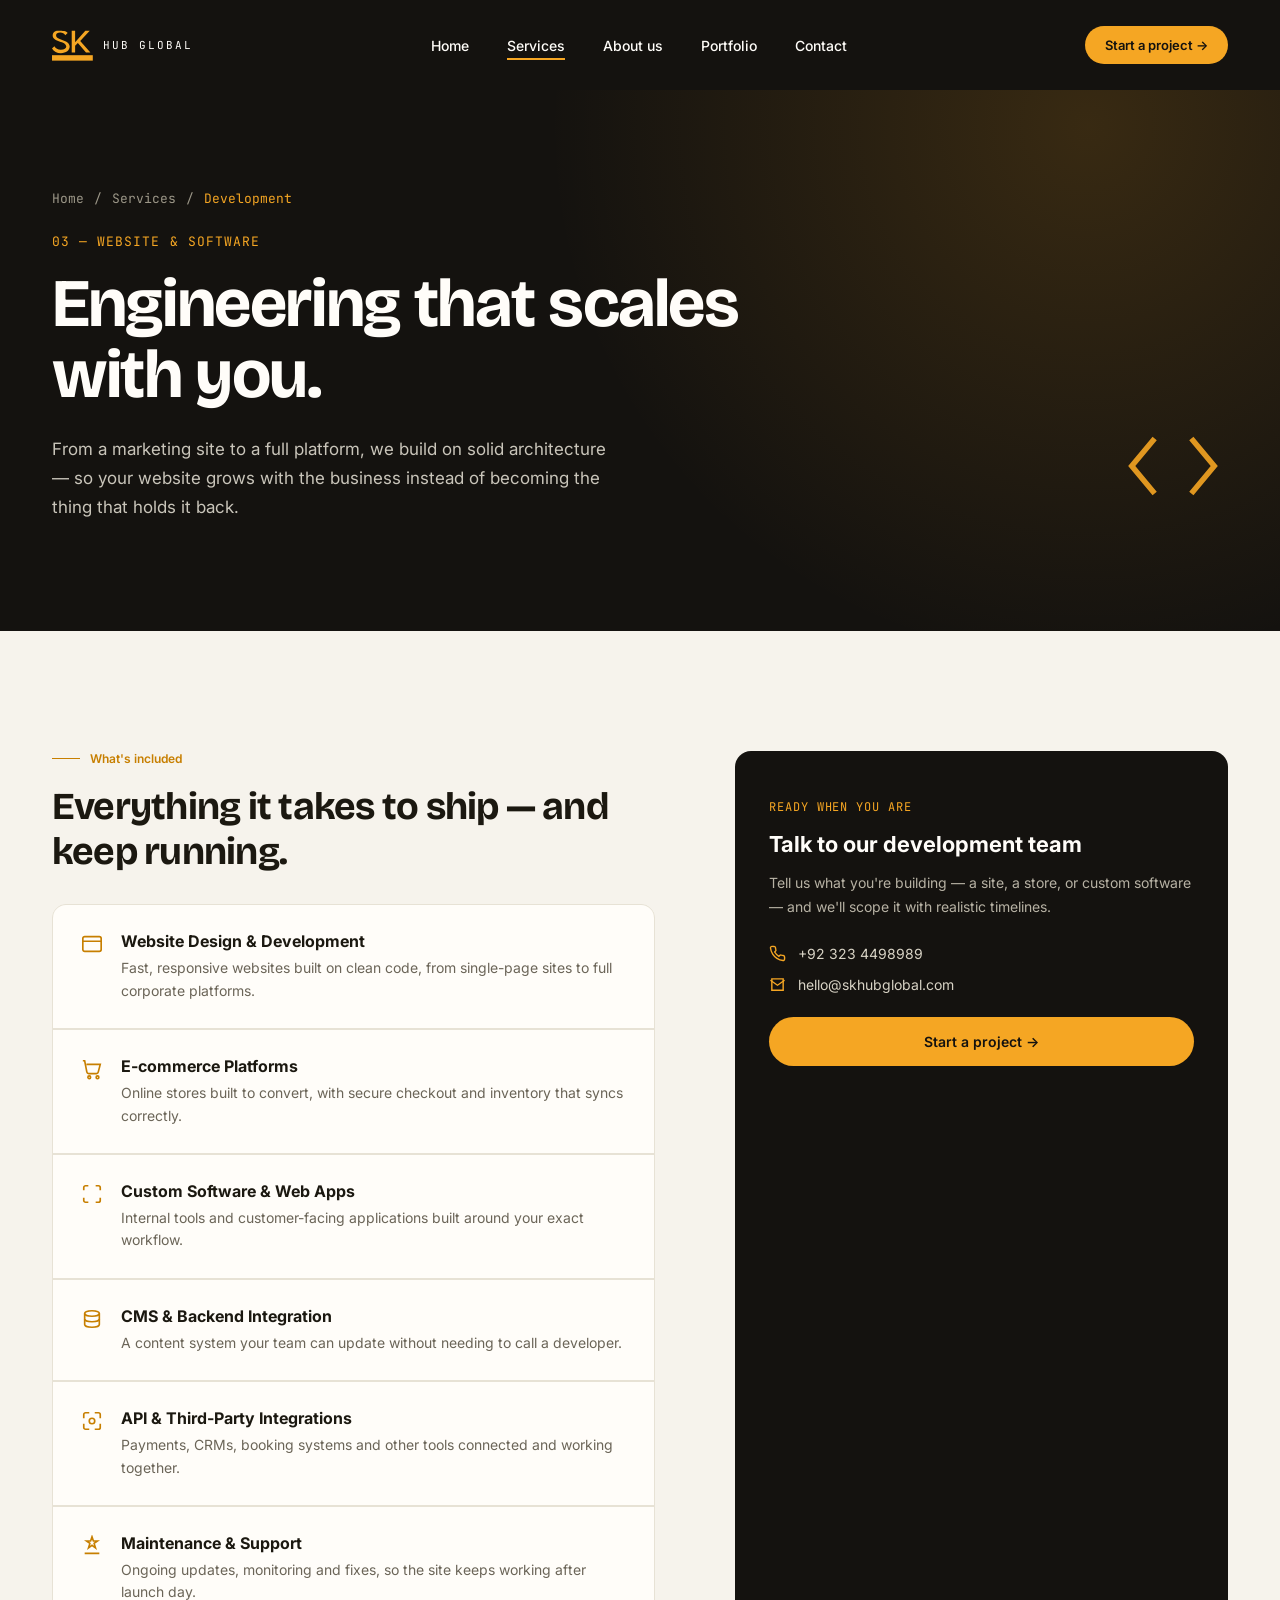
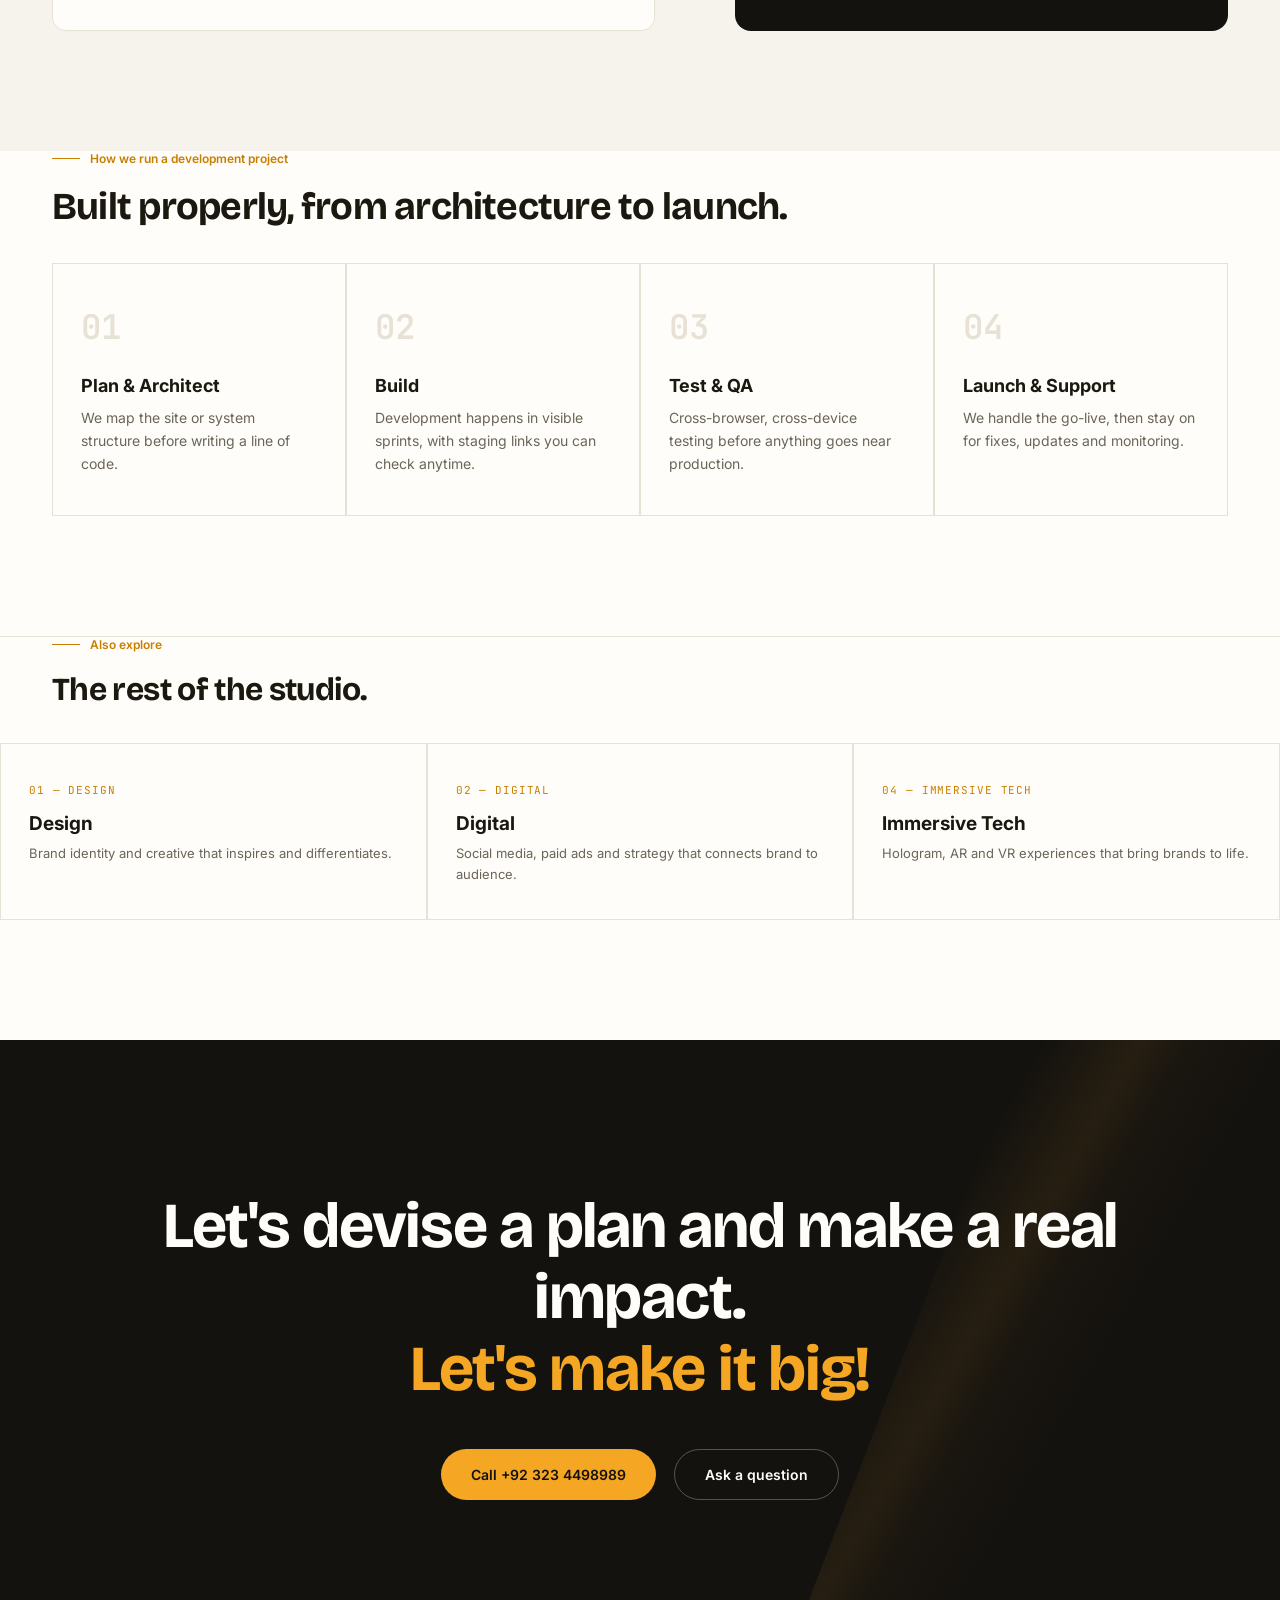
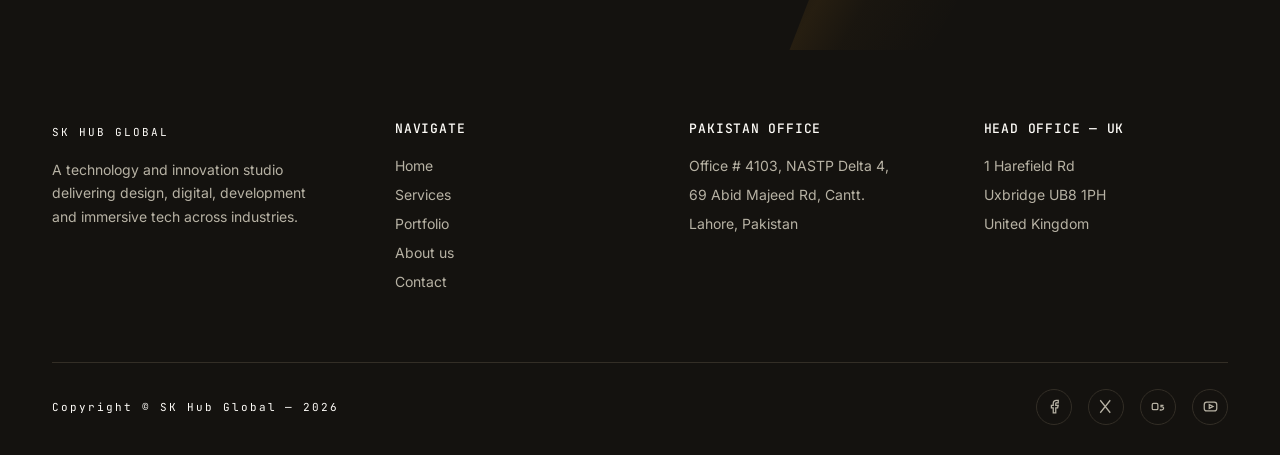
<file: service-development.html>
<!DOCTYPE html>
<html lang="en">
<head>
<meta charset="UTF-8">
<meta name="viewport" content="width=device-width, initial-scale=1.0">
<title>Development Services — SK Hub Global</title>
<link rel="preconnect" href="https://fonts.googleapis.com">
<link href="https://fonts.googleapis.com/css2?family=Bricolage+Grotesque:opsz,wght@12..96,400..800&family=Inter:wght@400;500;600&family=JetBrains+Mono:wght@400;500&display=swap" rel="stylesheet">
<link rel="stylesheet" href="style.css">
</head>
<body>

<header id="siteHeader" class="solid">
  <div class="wrap">
    <nav>
      <a href="index.html" class="logo">
        <svg viewBox="0 0 120 100" xmlns="http://www.w3.org/2000/svg"><path fill="#F5A623" d="M18 8C8 8 2 14 2 22c0 20 40 16 40 32 0 6-6 10-16 10-9 0-15-4-19-10L0 60c5 9 15 14 26 14 16 0 26-8 26-20 0-21-40-17-40-33 0-5 5-8 12-8 7 0 12 3 15 8l7-6C42 8 32 8 18 8z"/><path fill="#F5A623" d="M58 8h10v34l30-34h13L83 38l30 34h-13L76 44l-8 8v20H58z"/><rect fill="#F5A623" x="0" y="80" width="120" height="16"/></svg>
        <span class="logo-text">HUB&nbsp;GLOBAL</span>
      </a>
      <div class="navlinks">
        <a href="index.html">Home</a>
        <a href="index.html#services" class="active">Services</a>
        <a href="index.html#about">About us</a>
        <a href="index.html#partners">Portfolio</a>
        <a href="index.html#contact">Contact</a>
      </div>
      <a href="index.html#contact" class="nav-cta">Start a project →</a>
      <button class="burger" id="burgerBtn" aria-label="Open menu"><span></span><span></span><span></span></button>
    </nav>
  </div>
</header>

<div class="mobile-menu" id="mobileMenu">
  <button class="mobile-close" id="mobileClose" aria-label="Close menu">&times;</button>
  <a href="index.html">Home</a>
  <a href="index.html#services">Services</a>
  <a href="index.html#about">About us</a>
  <a href="index.html#partners">Portfolio</a>
  <a href="index.html#contact">Contact</a>
</div>

<section class="svc-hero">
  <div class="wrap">
    <div class="breadcrumb"><a href="index.html">Home</a> / <a href="index.html#services">Services</a> / <span style="color:var(--gold);">Development</span></div>
    <div class="svc-hero-grid">
      <div>
        <span class="index-tag mono">03 — Website &amp; Software</span>
        <h1>Engineering that scales with you.</h1>
        <p class="lead">From a marketing site to a full platform, we build on solid architecture — so your website grows with the business instead of becoming the thing that holds it back.</p>
      </div>
      <svg class="svc-hero-icon" viewBox="0 0 24 24" fill="none" stroke="currentColor" stroke-width="1.2"><polyline points="8 6 3 12 8 18"/><polyline points="16 6 21 12 16 18"/></svg>
    </div>
  </div>
</section>

<section>
  <div class="wrap feature-wrap">
    <div>
      <div class="tag">What's included</div>
      <h2 style="font-size:clamp(26px,3.2vw,38px);margin-bottom:30px;">Everything it takes to ship — and keep running.</h2>
      <div class="feature-list reveal">
        <div class="feature-item">
          <svg viewBox="0 0 24 24" fill="none" stroke="currentColor" stroke-width="1.8"><rect x="2" y="4" width="20" height="16" rx="2"/><path d="M2 9h20"/></svg>
          <div><h4>Website Design &amp; Development</h4><p>Fast, responsive websites built on clean code, from single-page sites to full corporate platforms.</p></div>
        </div>
        <div class="feature-item">
          <svg viewBox="0 0 24 24" fill="none" stroke="currentColor" stroke-width="1.8"><circle cx="9" cy="21" r="1.5"/><circle cx="18" cy="21" r="1.5"/><path d="M2 3h2l2.4 12.4a2 2 0 002 1.6h8.4a2 2 0 002-1.6L21 7H6"/></svg>
          <div><h4>E-commerce Platforms</h4><p>Online stores built to convert, with secure checkout and inventory that syncs correctly.</p></div>
        </div>
        <div class="feature-item">
          <svg viewBox="0 0 24 24" fill="none" stroke="currentColor" stroke-width="1.8"><path d="M8 3H5a2 2 0 00-2 2v3M16 3h3a2 2 0 012 2v3M8 21H5a2 2 0 01-2-2v-3M16 21h3a2 2 0 002-2v-3"/></svg>
          <div><h4>Custom Software &amp; Web Apps</h4><p>Internal tools and customer-facing applications built around your exact workflow.</p></div>
        </div>
        <div class="feature-item">
          <svg viewBox="0 0 24 24" fill="none" stroke="currentColor" stroke-width="1.8"><ellipse cx="12" cy="6" rx="8" ry="3"/><path d="M4 6v12c0 1.7 3.6 3 8 3s8-1.3 8-3V6"/><path d="M4 12c0 1.7 3.6 3 8 3s8-1.3 8-3"/></svg>
          <div><h4>CMS &amp; Backend Integration</h4><p>A content system your team can update without needing to call a developer.</p></div>
        </div>
        <div class="feature-item">
          <svg viewBox="0 0 24 24" fill="none" stroke="currentColor" stroke-width="1.8"><path d="M9 3H5a2 2 0 00-2 2v4M15 3h4a2 2 0 012 2v4M9 21H5a2 2 0 01-2-2v-4M15 21h4a2 2 0 002-2v-4"/><circle cx="12" cy="12" r="3"/></svg>
          <div><h4>API &amp; Third-Party Integrations</h4><p>Payments, CRMs, booking systems and other tools connected and working together.</p></div>
        </div>
        <div class="feature-item">
          <svg viewBox="0 0 24 24" fill="none" stroke="currentColor" stroke-width="1.8"><path d="M12 2l1.5 4.5H18l-3.7 2.7L15.8 14 12 11.3 8.2 14l1.5-4.8L6 6.5h4.5z"/><path d="M4 20h16"/></svg>
          <div><h4>Maintenance &amp; Support</h4><p>Ongoing updates, monitoring and fixes, so the site keeps working after launch day.</p></div>
        </div>
      </div>
    </div>
    <aside class="sidebar-cta reveal">
      <span class="mono" style="color:var(--gold);font-size:12px;">Ready when you are</span>
      <h4 style="margin-top:16px;">Talk to our development team</h4>
      <p>Tell us what you're building — a site, a store, or custom software — and we'll scope it with realistic timelines.</p>
      <div class="info-row"><svg viewBox="0 0 24 24" fill="none" stroke="currentColor" stroke-width="2"><path d="M22 16.9v3a2 2 0 01-2.2 2 19.8 19.8 0 01-8.6-3.1 19.5 19.5 0 01-6-6A19.8 19.8 0 012.1 4.2 2 2 0 014.1 2h3a2 2 0 012 1.7c.1.9.3 1.8.6 2.7a2 2 0 01-.4 2.1L8 9.9a16 16 0 006 6l1.4-1.3a2 2 0 012.1-.4c.9.3 1.8.5 2.7.6a2 2 0 011.8 2z"/></svg> +92 323 4498989</div>
      <div class="info-row"><svg viewBox="0 0 24 24" fill="none" stroke="currentColor" stroke-width="2"><path d="M4 4h16v16H4z"/><path d="M22 6l-10 7L2 6"/></svg> hello@skhubglobal.com</div>
      <a href="index.html#contact" class="btn-primary" style="width:100%;justify-content:center;margin-top:10px;">Start a project →</a>
    </aside>
  </div>
</section>

<section class="process" style="padding-top:0;">
  <div class="wrap">
    <div class="tag">How we run a development project</div>
    <h2 style="font-size:clamp(26px,3.2vw,38px);margin-bottom:34px;">Built properly, from architecture to launch.</h2>
  </div>
  <div class="wrap">
    <div class="process-grid reveal">
      <div class="process-step"><span class="pnum">01</span><h4>Plan &amp; Architect</h4><p>We map the site or system structure before writing a line of code.</p></div>
      <div class="process-step"><span class="pnum">02</span><h4>Build</h4><p>Development happens in visible sprints, with staging links you can check anytime.</p></div>
      <div class="process-step"><span class="pnum">03</span><h4>Test &amp; QA</h4><p>Cross-browser, cross-device testing before anything goes near production.</p></div>
      <div class="process-step"><span class="pnum">04</span><h4>Launch &amp; Support</h4><p>We handle the go-live, then stay on for fixes, updates and monitoring.</p></div>
    </div>
  </div>
</section>

<section class="other-services" style="padding-top:0;">
  <div class="wrap">
    <div class="tag">Also explore</div>
    <h2 style="font-size:clamp(24px,3vw,32px);margin-bottom:34px;">The rest of the studio.</h2>
  </div>
  <div class="other-grid">
    <a href="service-design.html" class="other-card"><span class="mono">01 — Design</span><h4>Design</h4><p>Brand identity and creative that inspires and differentiates.</p></a>
    <a href="service-digital.html" class="other-card"><span class="mono">02 — Digital</span><h4>Digital</h4><p>Social media, paid ads and strategy that connects brand to audience.</p></a>
    <a href="service-immersive-tech.html" class="other-card"><span class="mono">04 — Immersive Tech</span><h4>Immersive Tech</h4><p>Hologram, AR and VR experiences that bring brands to life.</p></a>
  </div>
</section>

<section class="cta-section" id="contact">
  <div class="beam"></div>
  <div class="wrap">
    <h2 class="reveal">Let's devise a plan and make a real impact.<br><span class="accent">Let's make it big!</span></h2>
    <div class="cta-btns reveal">
      <a href="tel:+923234498989" class="btn-primary">Call +92 323 4498989</a>
      <a href="mailto:hello@skhubglobal.com" class="btn-ghost">Ask a question</a>
    </div>
  </div>
</section>

<footer>
  <div class="wrap">
    <div class="foot-grid">
      <div class="foot-brand">
        <span class="logo-text">SK HUB GLOBAL</span>
        <p>A technology and innovation studio delivering design, digital, development and immersive tech across industries.</p>
      </div>
      <div class="foot-col">
        <h5>Navigate</h5>
        <ul>
          <li><a href="index.html">Home</a></li>
          <li><a href="index.html#services">Services</a></li>
          <li><a href="index.html#partners">Portfolio</a></li>
          <li><a href="index.html#about">About us</a></li>
          <li><a href="index.html#contact">Contact</a></li>
        </ul>
      </div>
      <div class="foot-col">
        <h5>Pakistan office</h5>
        <ul><li>Office # 4103, NASTP Delta 4,</li><li>69 Abid Majeed Rd, Cantt.</li><li>Lahore, Pakistan</li></ul>
      </div>
      <div class="foot-col">
        <h5>Head office — UK</h5>
        <ul><li>1 Harefield Rd</li><li>Uxbridge UB8 1PH</li><li>United Kingdom</li></ul>
      </div>
    </div>
    <div class="foot-bottom">
      <span class="logo-text">Copyright &copy; SK Hub Global — 2026</span>
      <div class="socials">
        <a href="#" aria-label="Facebook"><svg viewBox="0 0 24 24" fill="none" stroke="currentColor" stroke-width="2"><path d="M18 2h-3a5 5 0 00-5 5v3H7v4h3v8h4v-8h3l1-4h-4V7a1 1 0 011-1h3z"/></svg></a>
        <a href="#" aria-label="X"><svg viewBox="0 0 24 24" fill="none" stroke="currentColor" stroke-width="2"><path d="M18 2L2 22M2 2l16 20"/></svg></a>
        <a href="#" aria-label="Behance"><svg viewBox="0 0 24 24" fill="none" stroke="currentColor" stroke-width="2"><rect x="2" y="7" width="9" height="10" rx="2"/><path d="M15 10h5M14 17c1.5 1 5 1 6-1.5S18 12 15 12"/></svg></a>
        <a href="#" aria-label="YouTube"><svg viewBox="0 0 24 24" fill="none" stroke="currentColor" stroke-width="2"><rect x="2" y="5" width="20" height="14" rx="4"/><path d="M10 9l6 3-6 3z"/></svg></a>
      </div>
    </div>
  </div>
</footer>

<script src="script.js"></script>
</body>
</html>
</file>
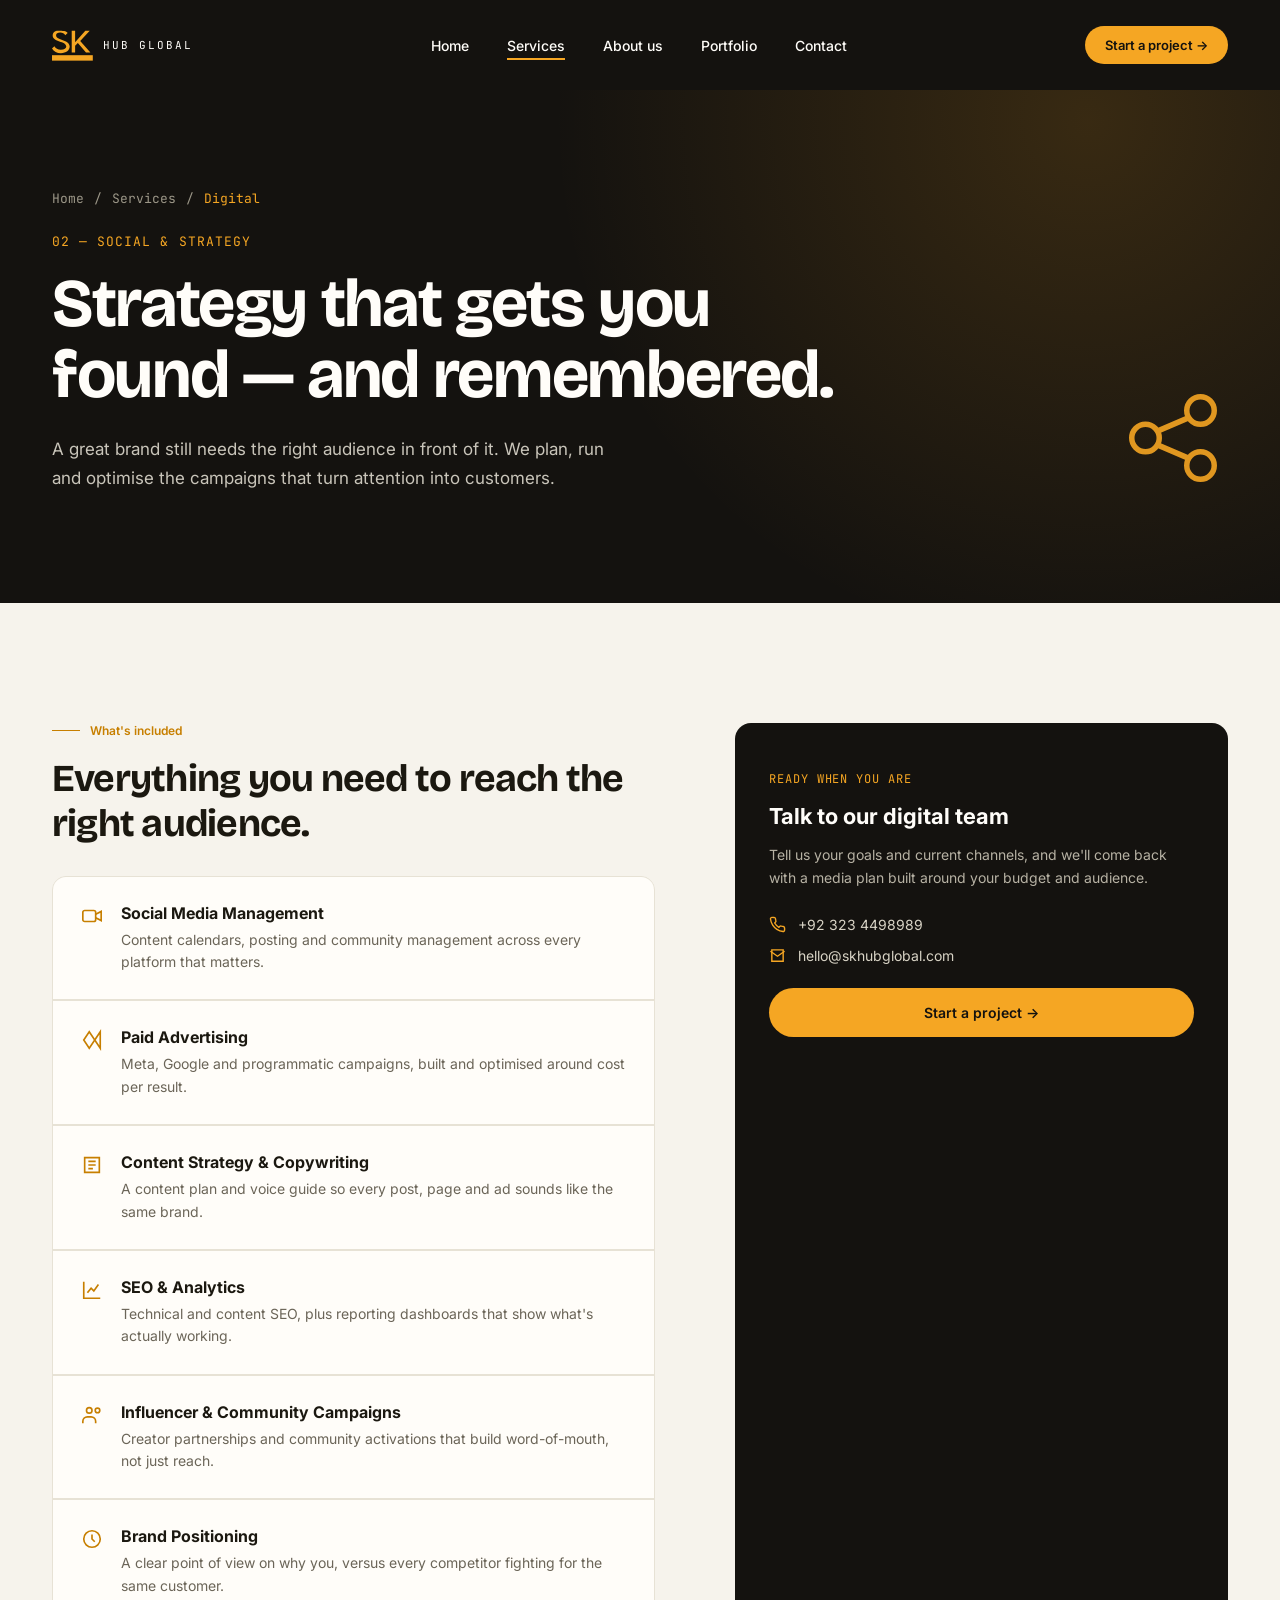
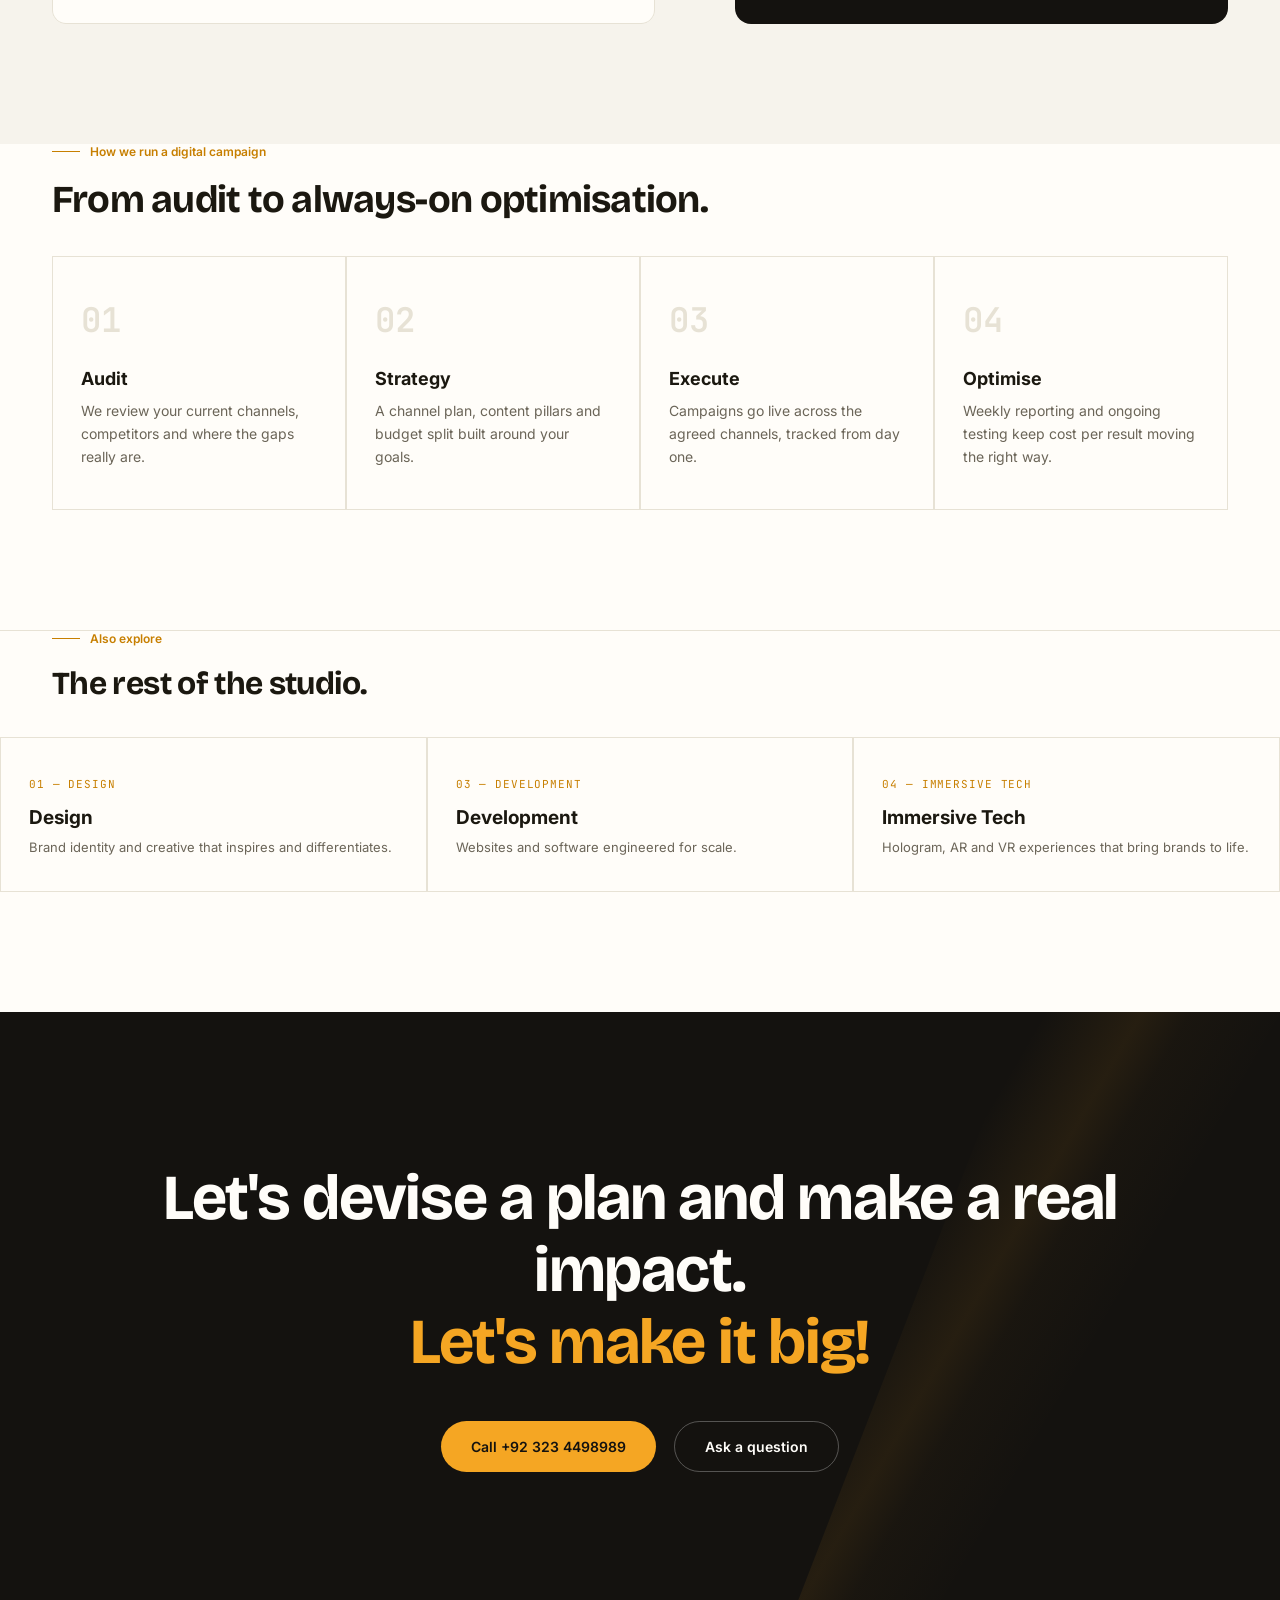
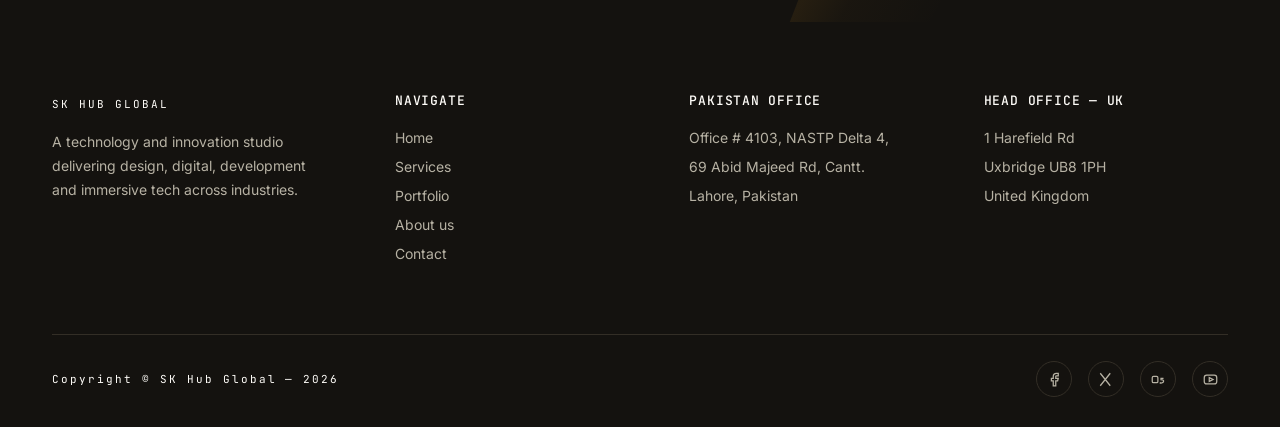
<file: service-digital.html>
<!DOCTYPE html>
<html lang="en">
<head>
<meta charset="UTF-8">
<meta name="viewport" content="width=device-width, initial-scale=1.0">
<title>Digital Services — SK Hub Global</title>
<link rel="preconnect" href="https://fonts.googleapis.com">
<link href="https://fonts.googleapis.com/css2?family=Bricolage+Grotesque:opsz,wght@12..96,400..800&family=Inter:wght@400;500;600&family=JetBrains+Mono:wght@400;500&display=swap" rel="stylesheet">
<link rel="stylesheet" href="style.css">
</head>
<body>

<header id="siteHeader" class="solid">
  <div class="wrap">
    <nav>
      <a href="index.html" class="logo">
        <svg viewBox="0 0 120 100" xmlns="http://www.w3.org/2000/svg"><path fill="#F5A623" d="M18 8C8 8 2 14 2 22c0 20 40 16 40 32 0 6-6 10-16 10-9 0-15-4-19-10L0 60c5 9 15 14 26 14 16 0 26-8 26-20 0-21-40-17-40-33 0-5 5-8 12-8 7 0 12 3 15 8l7-6C42 8 32 8 18 8z"/><path fill="#F5A623" d="M58 8h10v34l30-34h13L83 38l30 34h-13L76 44l-8 8v20H58z"/><rect fill="#F5A623" x="0" y="80" width="120" height="16"/></svg>
        <span class="logo-text">HUB&nbsp;GLOBAL</span>
      </a>
      <div class="navlinks">
        <a href="index.html">Home</a>
        <a href="index.html#services" class="active">Services</a>
        <a href="index.html#about">About us</a>
        <a href="index.html#partners">Portfolio</a>
        <a href="index.html#contact">Contact</a>
      </div>
      <a href="index.html#contact" class="nav-cta">Start a project →</a>
      <button class="burger" id="burgerBtn" aria-label="Open menu"><span></span><span></span><span></span></button>
    </nav>
  </div>
</header>

<div class="mobile-menu" id="mobileMenu">
  <button class="mobile-close" id="mobileClose" aria-label="Close menu">&times;</button>
  <a href="index.html">Home</a>
  <a href="index.html#services">Services</a>
  <a href="index.html#about">About us</a>
  <a href="index.html#partners">Portfolio</a>
  <a href="index.html#contact">Contact</a>
</div>

<section class="svc-hero">
  <div class="wrap">
    <div class="breadcrumb"><a href="index.html">Home</a> / <a href="index.html#services">Services</a> / <span style="color:var(--gold);">Digital</span></div>
    <div class="svc-hero-grid">
      <div>
        <span class="index-tag mono">02 — Social &amp; Strategy</span>
        <h1>Strategy that gets you found — and remembered.</h1>
        <p class="lead">A great brand still needs the right audience in front of it. We plan, run and optimise the campaigns that turn attention into customers.</p>
      </div>
      <svg class="svc-hero-icon" viewBox="0 0 24 24" fill="none" stroke="currentColor" stroke-width="1.2"><circle cx="6" cy="12" r="3"/><circle cx="18" cy="6" r="3"/><circle cx="18" cy="18" r="3"/><path d="M8.6 10.5l7-3M8.6 13.5l7 3"/></svg>
    </div>
  </div>
</section>

<section>
  <div class="wrap feature-wrap">
    <div>
      <div class="tag">What's included</div>
      <h2 style="font-size:clamp(26px,3.2vw,38px);margin-bottom:30px;">Everything you need to reach the right audience.</h2>
      <div class="feature-list reveal">
        <div class="feature-item">
          <svg viewBox="0 0 24 24" fill="none" stroke="currentColor" stroke-width="1.8"><rect x="2" y="6" width="14" height="12" rx="2"/><path d="M16 10l6-3v10l-6-3"/></svg>
          <div><h4>Social Media Management</h4><p>Content calendars, posting and community management across every platform that matters.</p></div>
        </div>
        <div class="feature-item">
          <svg viewBox="0 0 24 24" fill="none" stroke="currentColor" stroke-width="1.8"><path d="M3 12l6-9 6 9-6 9-6-9z"/><path d="M15 12l6-9v18l-6-9z"/></svg>
          <div><h4>Paid Advertising</h4><p>Meta, Google and programmatic campaigns, built and optimised around cost per result.</p></div>
        </div>
        <div class="feature-item">
          <svg viewBox="0 0 24 24" fill="none" stroke="currentColor" stroke-width="1.8"><path d="M4 4h16v16H4z"/><path d="M8 8h8M8 12h8M8 16h5"/></svg>
          <div><h4>Content Strategy &amp; Copywriting</h4><p>A content plan and voice guide so every post, page and ad sounds like the same brand.</p></div>
        </div>
        <div class="feature-item">
          <svg viewBox="0 0 24 24" fill="none" stroke="currentColor" stroke-width="1.8"><path d="M3 3v18h18"/><path d="M7 15l4-5 3 3 5-7"/></svg>
          <div><h4>SEO &amp; Analytics</h4><p>Technical and content SEO, plus reporting dashboards that show what's actually working.</p></div>
        </div>
        <div class="feature-item">
          <svg viewBox="0 0 24 24" fill="none" stroke="currentColor" stroke-width="1.8"><circle cx="9" cy="7" r="3"/><path d="M2 21v-2a5 5 0 015-5h4a5 5 0 015 5v2"/><circle cx="18" cy="7" r="2.5"/></svg>
          <div><h4>Influencer &amp; Community Campaigns</h4><p>Creator partnerships and community activations that build word-of-mouth, not just reach.</p></div>
        </div>
        <div class="feature-item">
          <svg viewBox="0 0 24 24" fill="none" stroke="currentColor" stroke-width="1.8"><circle cx="12" cy="12" r="9"/><path d="M12 7v5l3 3"/></svg>
          <div><h4>Brand Positioning</h4><p>A clear point of view on why you, versus every competitor fighting for the same customer.</p></div>
        </div>
      </div>
    </div>
    <aside class="sidebar-cta reveal">
      <span class="mono" style="color:var(--gold);font-size:12px;">Ready when you are</span>
      <h4 style="margin-top:16px;">Talk to our digital team</h4>
      <p>Tell us your goals and current channels, and we'll come back with a media plan built around your budget and audience.</p>
      <div class="info-row"><svg viewBox="0 0 24 24" fill="none" stroke="currentColor" stroke-width="2"><path d="M22 16.9v3a2 2 0 01-2.2 2 19.8 19.8 0 01-8.6-3.1 19.5 19.5 0 01-6-6A19.8 19.8 0 012.1 4.2 2 2 0 014.1 2h3a2 2 0 012 1.7c.1.9.3 1.8.6 2.7a2 2 0 01-.4 2.1L8 9.9a16 16 0 006 6l1.4-1.3a2 2 0 012.1-.4c.9.3 1.8.5 2.7.6a2 2 0 011.8 2z"/></svg> +92 323 4498989</div>
      <div class="info-row"><svg viewBox="0 0 24 24" fill="none" stroke="currentColor" stroke-width="2"><path d="M4 4h16v16H4z"/><path d="M22 6l-10 7L2 6"/></svg> hello@skhubglobal.com</div>
      <a href="index.html#contact" class="btn-primary" style="width:100%;justify-content:center;margin-top:10px;">Start a project →</a>
    </aside>
  </div>
</section>

<section class="process" style="padding-top:0;">
  <div class="wrap">
    <div class="tag">How we run a digital campaign</div>
    <h2 style="font-size:clamp(26px,3.2vw,38px);margin-bottom:34px;">From audit to always-on optimisation.</h2>
  </div>
  <div class="wrap">
    <div class="process-grid reveal">
      <div class="process-step"><span class="pnum">01</span><h4>Audit</h4><p>We review your current channels, competitors and where the gaps really are.</p></div>
      <div class="process-step"><span class="pnum">02</span><h4>Strategy</h4><p>A channel plan, content pillars and budget split built around your goals.</p></div>
      <div class="process-step"><span class="pnum">03</span><h4>Execute</h4><p>Campaigns go live across the agreed channels, tracked from day one.</p></div>
      <div class="process-step"><span class="pnum">04</span><h4>Optimise</h4><p>Weekly reporting and ongoing testing keep cost per result moving the right way.</p></div>
    </div>
  </div>
</section>

<section class="other-services" style="padding-top:0;">
  <div class="wrap">
    <div class="tag">Also explore</div>
    <h2 style="font-size:clamp(24px,3vw,32px);margin-bottom:34px;">The rest of the studio.</h2>
  </div>
  <div class="other-grid">
    <a href="service-design.html" class="other-card"><span class="mono">01 — Design</span><h4>Design</h4><p>Brand identity and creative that inspires and differentiates.</p></a>
    <a href="service-development.html" class="other-card"><span class="mono">03 — Development</span><h4>Development</h4><p>Websites and software engineered for scale.</p></a>
    <a href="service-immersive-tech.html" class="other-card"><span class="mono">04 — Immersive Tech</span><h4>Immersive Tech</h4><p>Hologram, AR and VR experiences that bring brands to life.</p></a>
  </div>
</section>

<section class="cta-section" id="contact">
  <div class="beam"></div>
  <div class="wrap">
    <h2 class="reveal">Let's devise a plan and make a real impact.<br><span class="accent">Let's make it big!</span></h2>
    <div class="cta-btns reveal">
      <a href="tel:+923234498989" class="btn-primary">Call +92 323 4498989</a>
      <a href="mailto:hello@skhubglobal.com" class="btn-ghost">Ask a question</a>
    </div>
  </div>
</section>

<footer>
  <div class="wrap">
    <div class="foot-grid">
      <div class="foot-brand">
        <span class="logo-text">SK HUB GLOBAL</span>
        <p>A technology and innovation studio delivering design, digital, development and immersive tech across industries.</p>
      </div>
      <div class="foot-col">
        <h5>Navigate</h5>
        <ul>
          <li><a href="index.html">Home</a></li>
          <li><a href="index.html#services">Services</a></li>
          <li><a href="index.html#partners">Portfolio</a></li>
          <li><a href="index.html#about">About us</a></li>
          <li><a href="index.html#contact">Contact</a></li>
        </ul>
      </div>
      <div class="foot-col">
        <h5>Pakistan office</h5>
        <ul><li>Office # 4103, NASTP Delta 4,</li><li>69 Abid Majeed Rd, Cantt.</li><li>Lahore, Pakistan</li></ul>
      </div>
      <div class="foot-col">
        <h5>Head office — UK</h5>
        <ul><li>1 Harefield Rd</li><li>Uxbridge UB8 1PH</li><li>United Kingdom</li></ul>
      </div>
    </div>
    <div class="foot-bottom">
      <span class="logo-text">Copyright &copy; SK Hub Global — 2026</span>
      <div class="socials">
        <a href="#" aria-label="Facebook"><svg viewBox="0 0 24 24" fill="none" stroke="currentColor" stroke-width="2"><path d="M18 2h-3a5 5 0 00-5 5v3H7v4h3v8h4v-8h3l1-4h-4V7a1 1 0 011-1h3z"/></svg></a>
        <a href="#" aria-label="X"><svg viewBox="0 0 24 24" fill="none" stroke="currentColor" stroke-width="2"><path d="M18 2L2 22M2 2l16 20"/></svg></a>
        <a href="#" aria-label="Behance"><svg viewBox="0 0 24 24" fill="none" stroke="currentColor" stroke-width="2"><rect x="2" y="7" width="9" height="10" rx="2"/><path d="M15 10h5M14 17c1.5 1 5 1 6-1.5S18 12 15 12"/></svg></a>
        <a href="#" aria-label="YouTube"><svg viewBox="0 0 24 24" fill="none" stroke="currentColor" stroke-width="2"><rect x="2" y="5" width="20" height="14" rx="4"/><path d="M10 9l6 3-6 3z"/></svg></a>
      </div>
    </div>
  </div>
</footer>

<script src="script.js"></script>
</body>
</html>
</file>
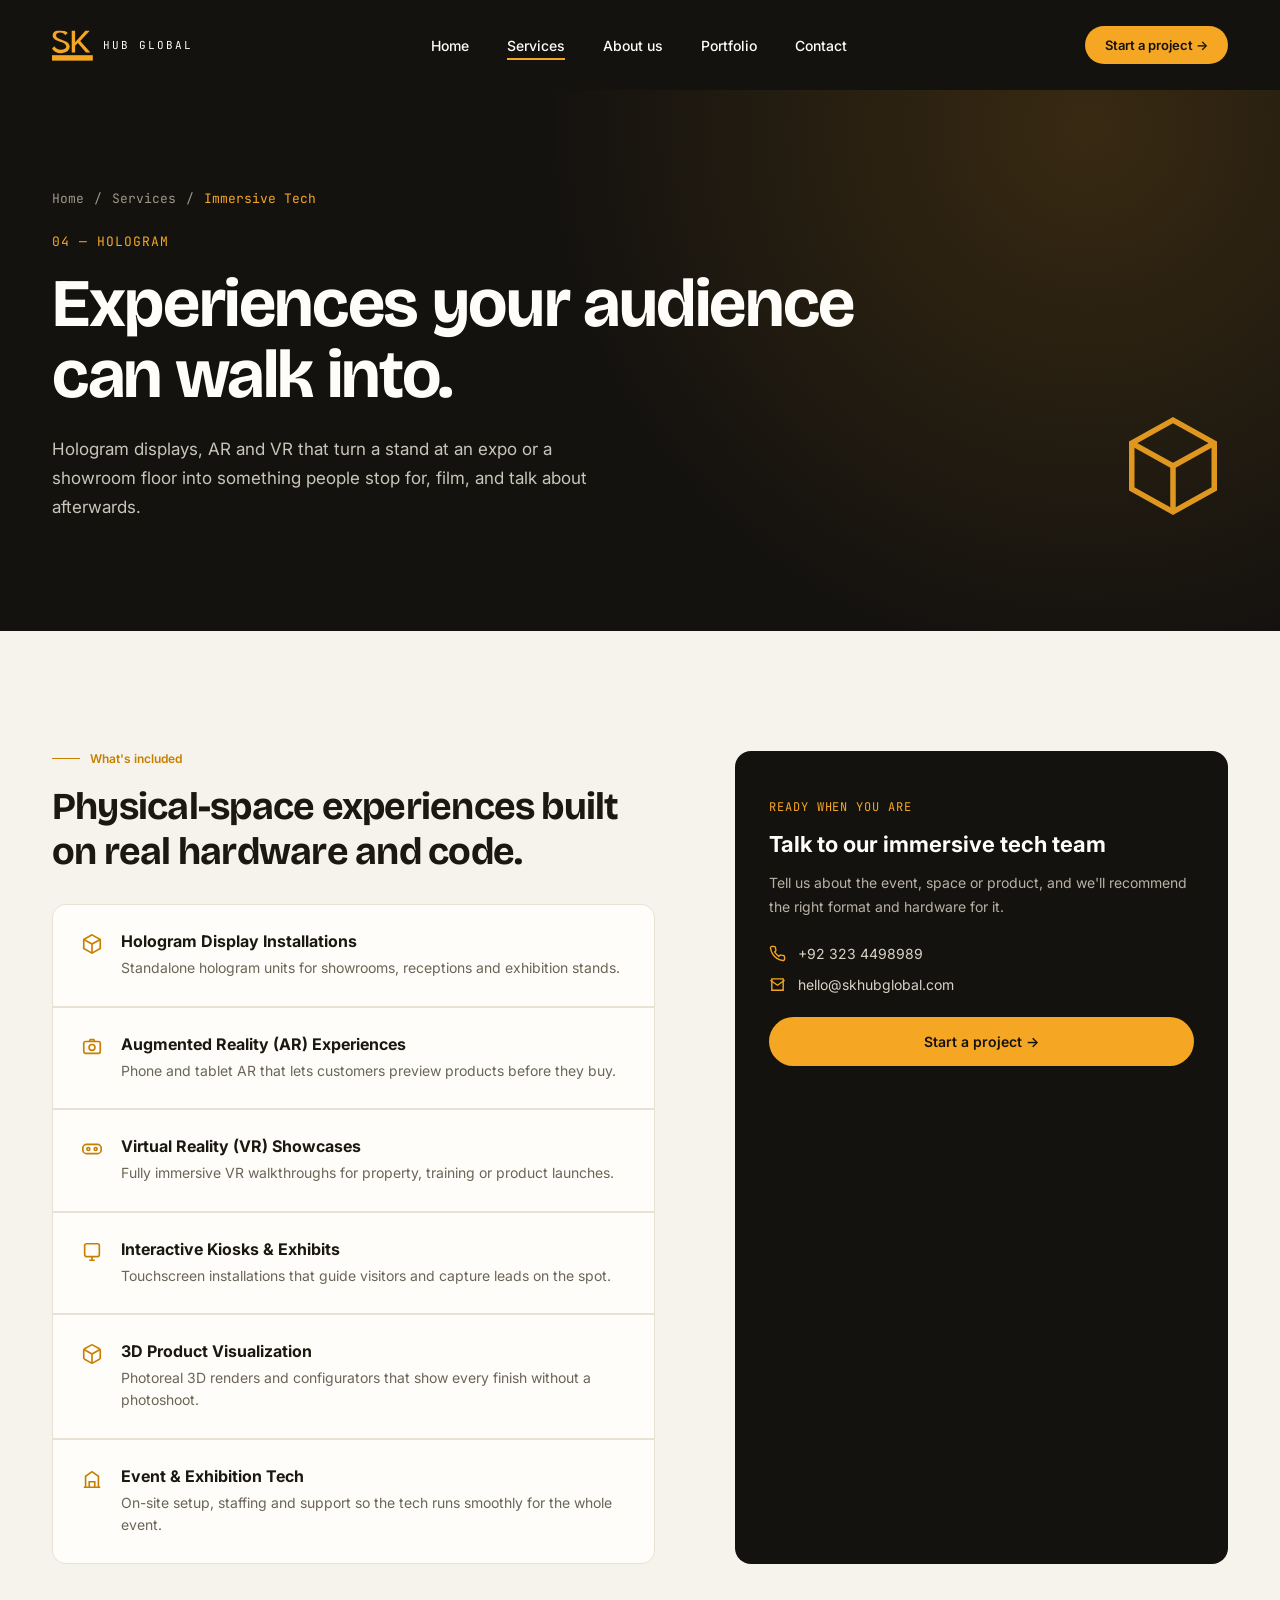
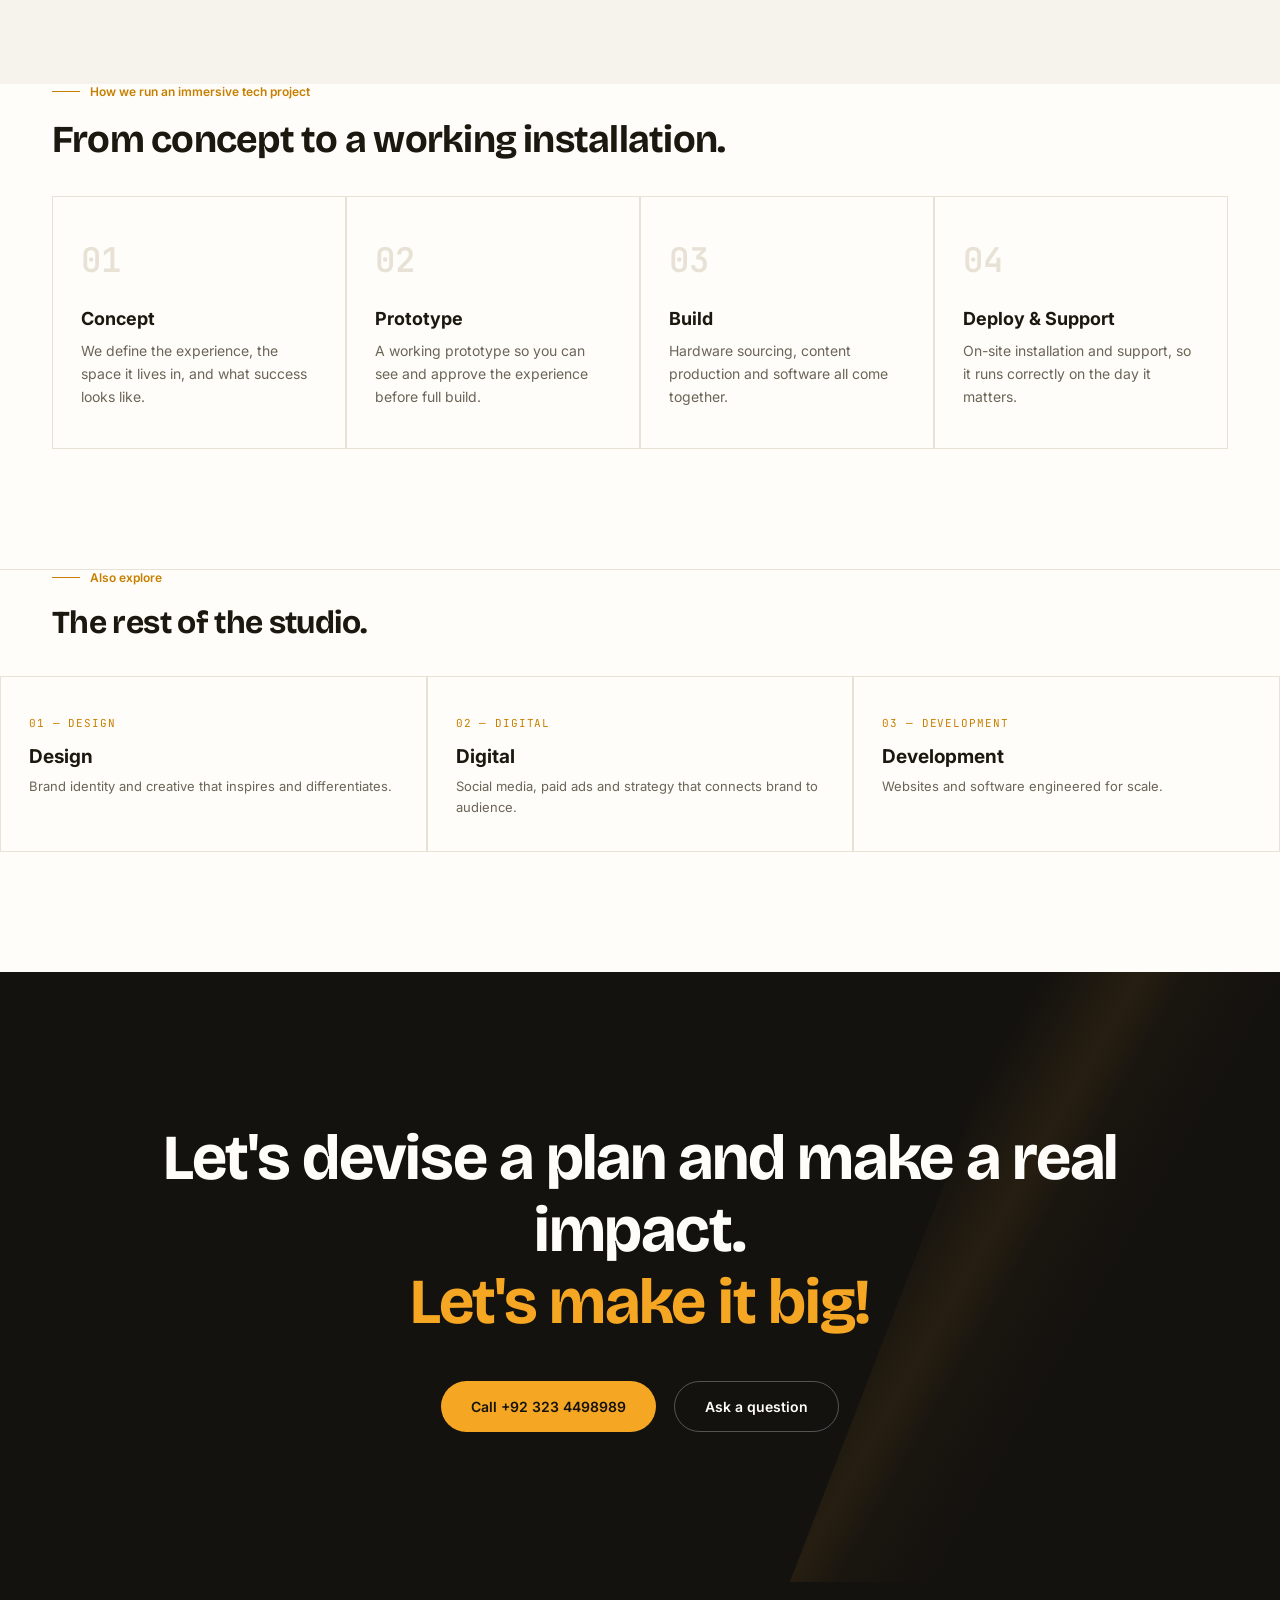
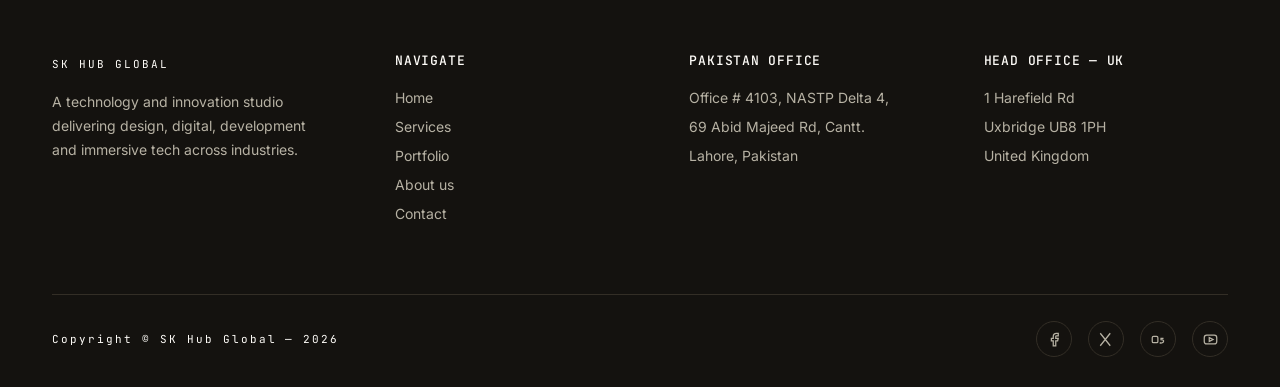
<file: service-immersive-tech.html>
<!DOCTYPE html>
<html lang="en">
<head>
<meta charset="UTF-8">
<meta name="viewport" content="width=device-width, initial-scale=1.0">
<title>Immersive Tech Services — SK Hub Global</title>
<link rel="preconnect" href="https://fonts.googleapis.com">
<link href="https://fonts.googleapis.com/css2?family=Bricolage+Grotesque:opsz,wght@12..96,400..800&family=Inter:wght@400;500;600&family=JetBrains+Mono:wght@400;500&display=swap" rel="stylesheet">
<link rel="stylesheet" href="style.css">
</head>
<body>

<header id="siteHeader" class="solid">
  <div class="wrap">
    <nav>
      <a href="index.html" class="logo">
        <svg viewBox="0 0 120 100" xmlns="http://www.w3.org/2000/svg"><path fill="#F5A623" d="M18 8C8 8 2 14 2 22c0 20 40 16 40 32 0 6-6 10-16 10-9 0-15-4-19-10L0 60c5 9 15 14 26 14 16 0 26-8 26-20 0-21-40-17-40-33 0-5 5-8 12-8 7 0 12 3 15 8l7-6C42 8 32 8 18 8z"/><path fill="#F5A623" d="M58 8h10v34l30-34h13L83 38l30 34h-13L76 44l-8 8v20H58z"/><rect fill="#F5A623" x="0" y="80" width="120" height="16"/></svg>
        <span class="logo-text">HUB&nbsp;GLOBAL</span>
      </a>
      <div class="navlinks">
        <a href="index.html">Home</a>
        <a href="index.html#services" class="active">Services</a>
        <a href="index.html#about">About us</a>
        <a href="index.html#partners">Portfolio</a>
        <a href="index.html#contact">Contact</a>
      </div>
      <a href="index.html#contact" class="nav-cta">Start a project →</a>
      <button class="burger" id="burgerBtn" aria-label="Open menu"><span></span><span></span><span></span></button>
    </nav>
  </div>
</header>

<div class="mobile-menu" id="mobileMenu">
  <button class="mobile-close" id="mobileClose" aria-label="Close menu">&times;</button>
  <a href="index.html">Home</a>
  <a href="index.html#services">Services</a>
  <a href="index.html#about">About us</a>
  <a href="index.html#partners">Portfolio</a>
  <a href="index.html#contact">Contact</a>
</div>

<section class="svc-hero">
  <div class="wrap">
    <div class="breadcrumb"><a href="index.html">Home</a> / <a href="index.html#services">Services</a> / <span style="color:var(--gold);">Immersive Tech</span></div>
    <div class="svc-hero-grid">
      <div>
        <span class="index-tag mono">04 — Hologram</span>
        <h1>Experiences your audience can walk into.</h1>
        <p class="lead">Hologram displays, AR and VR that turn a stand at an expo or a showroom floor into something people stop for, film, and talk about afterwards.</p>
      </div>
      <svg class="svc-hero-icon" viewBox="0 0 24 24" fill="none" stroke="currentColor" stroke-width="1.2"><path d="M12 2L3 7v10l9 5 9-5V7l-9-5z"/><path d="M3 7l9 5 9-5M12 12v10"/></svg>
    </div>
  </div>
</section>

<section>
  <div class="wrap feature-wrap">
    <div>
      <div class="tag">What's included</div>
      <h2 style="font-size:clamp(26px,3.2vw,38px);margin-bottom:30px;">Physical-space experiences built on real hardware and code.</h2>
      <div class="feature-list reveal">
        <div class="feature-item">
          <svg viewBox="0 0 24 24" fill="none" stroke="currentColor" stroke-width="1.8"><path d="M12 2L3 7v10l9 5 9-5V7l-9-5z"/><path d="M3 7l9 5 9-5M12 12v10"/></svg>
          <div><h4>Hologram Display Installations</h4><p>Standalone hologram units for showrooms, receptions and exhibition stands.</p></div>
        </div>
        <div class="feature-item">
          <svg viewBox="0 0 24 24" fill="none" stroke="currentColor" stroke-width="1.8"><rect x="3" y="6" width="18" height="13" rx="2"/><circle cx="12" cy="12.5" r="3.2"/><path d="M9 6l1-2h4l1 2"/></svg>
          <div><h4>Augmented Reality (AR) Experiences</h4><p>Phone and tablet AR that lets customers preview products before they buy.</p></div>
        </div>
        <div class="feature-item">
          <svg viewBox="0 0 24 24" fill="none" stroke="currentColor" stroke-width="1.8"><rect x="2" y="7" width="20" height="10" rx="4"/><circle cx="8" cy="12" r="1.6"/><circle cx="16" cy="12" r="1.6"/></svg>
          <div><h4>Virtual Reality (VR) Showcases</h4><p>Fully immersive VR walkthroughs for property, training or product launches.</p></div>
        </div>
        <div class="feature-item">
          <svg viewBox="0 0 24 24" fill="none" stroke="currentColor" stroke-width="1.8"><rect x="4" y="3" width="16" height="14" rx="2"/><path d="M9 21h6M12 17v4"/></svg>
          <div><h4>Interactive Kiosks &amp; Exhibits</h4><p>Touchscreen installations that guide visitors and capture leads on the spot.</p></div>
        </div>
        <div class="feature-item">
          <svg viewBox="0 0 24 24" fill="none" stroke="currentColor" stroke-width="1.8"><path d="M21 16V8a2 2 0 00-1-1.7l-7-4a2 2 0 00-2 0l-7 4A2 2 0 003 8v8a2 2 0 001 1.7l7 4a2 2 0 002 0l7-4A2 2 0 0021 16z"/><path d="M3.3 7l8.7 5 8.7-5M12 22V12"/></svg>
          <div><h4>3D Product Visualization</h4><p>Photoreal 3D renders and configurators that show every finish without a photoshoot.</p></div>
        </div>
        <div class="feature-item">
          <svg viewBox="0 0 24 24" fill="none" stroke="currentColor" stroke-width="1.8"><path d="M3 21h18M5 21V9l7-5 7 5v12M9 21v-6h6v6"/></svg>
          <div><h4>Event &amp; Exhibition Tech</h4><p>On-site setup, staffing and support so the tech runs smoothly for the whole event.</p></div>
        </div>
      </div>
    </div>
    <aside class="sidebar-cta reveal">
      <span class="mono" style="color:var(--gold);font-size:12px;">Ready when you are</span>
      <h4 style="margin-top:16px;">Talk to our immersive tech team</h4>
      <p>Tell us about the event, space or product, and we'll recommend the right format and hardware for it.</p>
      <div class="info-row"><svg viewBox="0 0 24 24" fill="none" stroke="currentColor" stroke-width="2"><path d="M22 16.9v3a2 2 0 01-2.2 2 19.8 19.8 0 01-8.6-3.1 19.5 19.5 0 01-6-6A19.8 19.8 0 012.1 4.2 2 2 0 014.1 2h3a2 2 0 012 1.7c.1.9.3 1.8.6 2.7a2 2 0 01-.4 2.1L8 9.9a16 16 0 006 6l1.4-1.3a2 2 0 012.1-.4c.9.3 1.8.5 2.7.6a2 2 0 011.8 2z"/></svg> +92 323 4498989</div>
      <div class="info-row"><svg viewBox="0 0 24 24" fill="none" stroke="currentColor" stroke-width="2"><path d="M4 4h16v16H4z"/><path d="M22 6l-10 7L2 6"/></svg> hello@skhubglobal.com</div>
      <a href="index.html#contact" class="btn-primary" style="width:100%;justify-content:center;margin-top:10px;">Start a project →</a>
    </aside>
  </div>
</section>

<section class="process" style="padding-top:0;">
  <div class="wrap">
    <div class="tag">How we run an immersive tech project</div>
    <h2 style="font-size:clamp(26px,3.2vw,38px);margin-bottom:34px;">From concept to a working installation.</h2>
  </div>
  <div class="wrap">
    <div class="process-grid reveal">
      <div class="process-step"><span class="pnum">01</span><h4>Concept</h4><p>We define the experience, the space it lives in, and what success looks like.</p></div>
      <div class="process-step"><span class="pnum">02</span><h4>Prototype</h4><p>A working prototype so you can see and approve the experience before full build.</p></div>
      <div class="process-step"><span class="pnum">03</span><h4>Build</h4><p>Hardware sourcing, content production and software all come together.</p></div>
      <div class="process-step"><span class="pnum">04</span><h4>Deploy &amp; Support</h4><p>On-site installation and support, so it runs correctly on the day it matters.</p></div>
    </div>
  </div>
</section>

<section class="other-services" style="padding-top:0;">
  <div class="wrap">
    <div class="tag">Also explore</div>
    <h2 style="font-size:clamp(24px,3vw,32px);margin-bottom:34px;">The rest of the studio.</h2>
  </div>
  <div class="other-grid">
    <a href="service-design.html" class="other-card"><span class="mono">01 — Design</span><h4>Design</h4><p>Brand identity and creative that inspires and differentiates.</p></a>
    <a href="service-digital.html" class="other-card"><span class="mono">02 — Digital</span><h4>Digital</h4><p>Social media, paid ads and strategy that connects brand to audience.</p></a>
    <a href="service-development.html" class="other-card"><span class="mono">03 — Development</span><h4>Development</h4><p>Websites and software engineered for scale.</p></a>
  </div>
</section>

<section class="cta-section" id="contact">
  <div class="beam"></div>
  <div class="wrap">
    <h2 class="reveal">Let's devise a plan and make a real impact.<br><span class="accent">Let's make it big!</span></h2>
    <div class="cta-btns reveal">
      <a href="tel:+923234498989" class="btn-primary">Call +92 323 4498989</a>
      <a href="mailto:hello@skhubglobal.com" class="btn-ghost">Ask a question</a>
    </div>
  </div>
</section>

<footer>
  <div class="wrap">
    <div class="foot-grid">
      <div class="foot-brand">
        <span class="logo-text">SK HUB GLOBAL</span>
        <p>A technology and innovation studio delivering design, digital, development and immersive tech across industries.</p>
      </div>
      <div class="foot-col">
        <h5>Navigate</h5>
        <ul>
          <li><a href="index.html">Home</a></li>
          <li><a href="index.html#services">Services</a></li>
          <li><a href="index.html#partners">Portfolio</a></li>
          <li><a href="index.html#about">About us</a></li>
          <li><a href="index.html#contact">Contact</a></li>
        </ul>
      </div>
      <div class="foot-col">
        <h5>Pakistan office</h5>
        <ul><li>Office # 4103, NASTP Delta 4,</li><li>69 Abid Majeed Rd, Cantt.</li><li>Lahore, Pakistan</li></ul>
      </div>
      <div class="foot-col">
        <h5>Head office — UK</h5>
        <ul><li>1 Harefield Rd</li><li>Uxbridge UB8 1PH</li><li>United Kingdom</li></ul>
      </div>
    </div>
    <div class="foot-bottom">
      <span class="logo-text">Copyright &copy; SK Hub Global — 2026</span>
      <div class="socials">
        <a href="#" aria-label="Facebook"><svg viewBox="0 0 24 24" fill="none" stroke="currentColor" stroke-width="2"><path d="M18 2h-3a5 5 0 00-5 5v3H7v4h3v8h4v-8h3l1-4h-4V7a1 1 0 011-1h3z"/></svg></a>
        <a href="#" aria-label="X"><svg viewBox="0 0 24 24" fill="none" stroke="currentColor" stroke-width="2"><path d="M18 2L2 22M2 2l16 20"/></svg></a>
        <a href="#" aria-label="Behance"><svg viewBox="0 0 24 24" fill="none" stroke="currentColor" stroke-width="2"><rect x="2" y="7" width="9" height="10" rx="2"/><path d="M15 10h5M14 17c1.5 1 5 1 6-1.5S18 12 15 12"/></svg></a>
        <a href="#" aria-label="YouTube"><svg viewBox="0 0 24 24" fill="none" stroke="currentColor" stroke-width="2"><rect x="2" y="5" width="20" height="14" rx="4"/><path d="M10 9l6 3-6 3z"/></svg></a>
      </div>
    </div>
  </div>
</footer>

<script src="script.js"></script>
</body>
</html>
</file>
<file: style.css>
:root{
  --gold:#F5A623;
  --gold-deep:#C77F00;
  --gold-pale:#FFD98A;
  --ink:#14120F;
  --ink-soft:#201D18;
  --ink-line:#332E26;
  --paper:#F6F3EC;
  --mist:#E7E2D5;
  --text-dark:#1B1810;
  --text-muted:#6B6558;
  --white:#FFFDF9;
}
*{margin:0;padding:0;box-sizing:border-box;}
html{scroll-behavior:smooth;}
body{font-family:'Inter',sans-serif;background:var(--paper);color:var(--text-dark);overflow-x:hidden;}
h1,h2,h3,.display{font-family:'Bricolage Grotesque',sans-serif;font-weight:700;letter-spacing:-0.02em;}
.mono{font-family:'JetBrains Mono',monospace;letter-spacing:0.08em;text-transform:uppercase;}
a{text-decoration:none;color:inherit;}
ul{list-style:none;}
img{max-width:100%;display:block;}
.wrap{max-width:1240px;margin:0 auto;padding:0 32px;}
::selection{background:var(--gold);color:var(--ink);}
a:focus-visible, button:focus-visible{outline:2px solid var(--gold-deep);outline-offset:3px;}

@media (prefers-reduced-motion: reduce){
  *{animation-duration:0.01ms !important; animation-iteration-count:1 !important; transition-duration:0.01ms !important; scroll-behavior:auto !important;}
}

/* grain overlay for dark sections */
.grain{position:absolute;inset:0;opacity:.35;pointer-events:none;mix-blend-mode:overlay;
  background-image:url("data:image/svg+xml,%3Csvg xmlns='http://www.w3.org/2000/svg' width='120' height='120'%3E%3Cfilter id='n'%3E%3CfeTurbulence type='fractalNoise' baseFrequency='0.9' numOctaves='2' stitchTiles='stitch'/%3E%3C/filter%3E%3Crect width='100%25' height='100%25' filter='url(%23n)' opacity='0.5'/%3E%3C/svg%3E");
}

/* ---------- NAV ---------- */
header{position:fixed;top:0;left:0;width:100%;z-index:1000;padding:26px 0;transition:all .4s ease;}
header.scrolled{padding:14px 0;background:rgba(20,18,15,0.9);backdrop-filter:blur(14px);box-shadow:0 8px 30px rgba(0,0,0,0.25);}
header.solid{background:var(--ink);}
nav{display:flex;align-items:center;justify-content:space-between;}
.logo{display:flex;align-items:center;gap:10px;}
.logo svg{height:34px;width:auto;}
.logo-text{font-family:'JetBrains Mono',monospace;font-size:11px;letter-spacing:0.18em;color:var(--white);}
header:not(.scrolled):not(.solid) .logo-text{color:var(--ink);}
header:not(.scrolled):not(.solid) .navlinks a{color:var(--ink);}
.navlinks{display:flex;gap:38px;}
.navlinks a{color:var(--white);font-size:14px;font-weight:500;position:relative;padding:4px 0;transition:color .25s ease;}
.navlinks a::after{content:'';position:absolute;bottom:-2px;left:0;width:0;height:2px;background:var(--gold);transition:width .3s ease;}
.navlinks a:hover::after,.navlinks a.active::after{width:100%;}
.nav-cta{display:inline-flex;align-items:center;gap:8px;background:var(--gold);color:var(--ink);padding:11px 20px;border-radius:999px;font-size:13px;font-weight:600;transition:transform .25s ease, box-shadow .25s ease;}
.nav-cta:hover{transform:translateY(-2px);box-shadow:0 10px 24px rgba(245,166,35,0.4);}
.burger{display:none;flex-direction:column;gap:5px;cursor:pointer;background:none;border:none;}
.burger span{width:24px;height:2px;background:var(--white);}
header:not(.scrolled):not(.solid) .burger span{background:var(--ink);}

.mobile-menu{position:fixed;inset:0;background:var(--ink);z-index:1500;display:flex;flex-direction:column;align-items:center;justify-content:center;gap:32px;transform:translateY(-100%);transition:transform .45s ease;}
.mobile-menu.open{transform:translateY(0);}
.mobile-menu a{color:var(--white);font-size:26px;font-family:'Bricolage Grotesque',sans-serif;font-weight:600;}
.mobile-close{position:absolute;top:30px;right:32px;color:var(--white);font-size:28px;background:none;border:none;cursor:pointer;}

/* ---------- HERO (home) ---------- */
.hero{position:relative;min-height:100vh;display:flex;align-items:center;background:var(--ink);color:var(--white);overflow:hidden;padding-top:140px;padding-bottom:100px;}
.hero::before{content:'';position:absolute;inset:0;background:radial-gradient(circle at 82% 18%, rgba(245,166,35,0.18), transparent 45%),radial-gradient(circle at 10% 85%, rgba(245,166,35,0.08), transparent 40%);pointer-events:none;}
.beam{position:absolute;top:-10%;right:-6%;width:60%;height:130%;background:linear-gradient(120deg, transparent 40%, rgba(245,166,35,0.16) 48%, rgba(245,166,35,0.05) 52%, transparent 60%);clip-path:polygon(60% 0, 100% 0, 55% 100%, 20% 100%);animation:beamSweep 7s ease-in-out infinite;}
@keyframes beamSweep{0%,100%{transform:translateX(0) scaleY(1);}50%{transform:translateX(-40px) scaleY(1.04);}}
.scanline{position:absolute;left:0;width:100%;height:2px;background:linear-gradient(90deg, transparent, rgba(245,166,35,0.55), transparent);animation:scan 6s linear infinite;opacity:.6;}
@keyframes scan{0%{top:0%;}100%{top:100%;}}
.hero-inner{position:relative;z-index:2;width:100%;}
.eyebrow{color:var(--gold);font-size:12px;font-weight:500;margin-bottom:26px;display:flex;align-items:center;gap:12px;opacity:0;transform:translateY(14px);animation:riseIn .8s ease .15s forwards;}
.eyebrow::before{content:'';width:34px;height:1px;background:var(--gold);display:inline-block;}
.hero h1{font-size:clamp(40px, 6.4vw, 84px);line-height:1.02;max-width:900px;opacity:0;transform:translateY(20px);animation:riseIn .9s ease .3s forwards;}
.hero h1 em{font-style:normal;color:var(--gold);background:linear-gradient(120deg,var(--gold),var(--gold-pale));-webkit-background-clip:text;background-clip:text;-webkit-text-fill-color:transparent;}
.hero p.lead{margin-top:26px;max-width:520px;font-size:17px;line-height:1.7;color:#C9C5BA;opacity:0;transform:translateY(20px);animation:riseIn .9s ease .5s forwards;}
.hero-ctas{margin-top:44px;display:flex;gap:18px;flex-wrap:wrap;opacity:0;transform:translateY(20px);animation:riseIn .9s ease .7s forwards;}
.btn-primary{background:var(--gold);color:var(--ink);padding:16px 30px;border-radius:999px;font-weight:600;font-size:14px;display:inline-flex;align-items:center;gap:10px;transition:transform .25s ease, box-shadow .25s ease;}
.btn-primary:hover{transform:translateY(-3px);box-shadow:0 14px 30px rgba(245,166,35,0.35);}
.btn-ghost{border:1px solid rgba(255,255,255,0.28);color:var(--white);padding:16px 30px;border-radius:999px;font-weight:600;font-size:14px;transition:all .25s ease;}
.btn-ghost:hover{border-color:var(--gold);color:var(--gold);}
.btn-ghost.dark{border-color:rgba(20,18,15,0.25);color:var(--ink);}
.btn-ghost.dark:hover{border-color:var(--gold-deep);color:var(--gold-deep);}
@keyframes riseIn{to{opacity:1;transform:translateY(0);}}

.hero-tickerwrap{position:absolute;bottom:0;left:0;width:100%;border-top:1px solid var(--ink-line);background:rgba(255,255,255,0.02);overflow:hidden;padding:16px 0;z-index:2;}
.ticker{display:flex;white-space:nowrap;animation:tickerMove 26s linear infinite;}
.ticker span{font-family:'JetBrains Mono',monospace;font-size:13px;letter-spacing:0.12em;color:#8A8577;padding:0 28px;text-transform:uppercase;}
.ticker span b{color:var(--gold);font-weight:500;}
@keyframes tickerMove{from{transform:translateX(0);}to{transform:translateX(-50%);}}

/* ---------- SERVICE PAGE HERO ---------- */
.svc-hero{position:relative;background:var(--ink);color:var(--white);padding:190px 0 110px;overflow:hidden;}
.svc-hero::before{content:'';position:absolute;inset:0;background:radial-gradient(circle at 85% 20%, rgba(245,166,35,0.16), transparent 45%);pointer-events:none;}
.breadcrumb{position:relative;z-index:2;display:flex;align-items:center;gap:10px;font-size:13px;color:#9C9788;margin-bottom:26px;font-family:'JetBrains Mono',monospace;}
.breadcrumb a:hover{color:var(--gold);}
.svc-hero .index-tag{position:relative;z-index:2;color:var(--gold);font-size:13px;margin-bottom:18px;display:block;}
.svc-hero h1{position:relative;z-index:2;font-size:clamp(36px,5.6vw,68px);line-height:1.05;max-width:820px;}
.svc-hero p.lead{position:relative;z-index:2;margin-top:24px;max-width:560px;font-size:17px;line-height:1.7;color:#C9C5BA;}
.svc-hero-grid{display:grid;grid-template-columns:1fr auto;align-items:end;gap:40px;}
.svc-hero-icon{width:110px;height:110px;color:var(--gold);opacity:.9;position:relative;z-index:2;flex-shrink:0;}

/* ---------- SECTION GENERIC ---------- */
section{position:relative;padding:120px 0;}
.tag{color:var(--gold-deep);font-size:12px;font-weight:600;margin-bottom:18px;display:flex;align-items:center;gap:10px;}
.tag::before{content:'';width:28px;height:1px;background:var(--gold-deep);}
.tag.on-dark{color:var(--gold);}
.sec-head{max-width:640px;margin-bottom:64px;}
.sec-head h2{font-size:clamp(30px,4vw,48px);line-height:1.1;}
.sec-head h2 span{color:var(--text-muted);}
.sec-head p{color:var(--text-muted);font-size:16px;line-height:1.7;margin-top:18px;max-width:560px;}
.reveal{opacity:0;transform:translateY(26px);transition:opacity .8s ease, transform .8s ease;}
.reveal.in-view{opacity:1;transform:translateY(0);}

.diag{position:relative;height:90px;background:var(--ink);clip-path:polygon(0 0, 100% 40%, 100% 100%, 0 100%);margin-top:-1px;}
.diag.flip{background:var(--paper);clip-path:polygon(0 40%, 100% 0, 100% 100%, 0 100%);}

/* ---------- SERVICES GRID (home) ---------- */
.services-grid{display:grid;grid-template-columns:repeat(4,1fr);gap:2px;background:var(--ink-line);border:1px solid var(--ink-line);}
.svc-card{background:var(--ink);color:var(--white);padding:44px 30px;min-height:360px;position:relative;overflow:hidden;transition:background .35s ease;display:flex;flex-direction:column;}
.svc-card:hover{background:var(--ink-soft);}
.svc-num{font-family:'JetBrains Mono',monospace;font-size:12px;color:var(--gold);margin-bottom:60px;display:block;}
.svc-icon{width:38px;height:38px;margin-bottom:20px;color:var(--gold);}
.svc-card h3{font-size:22px;margin-bottom:12px;}
.svc-card p{font-size:14px;color:#B7B2A4;line-height:1.6;flex-grow:1;}
.svc-more{margin-top:22px;font-size:13px;font-weight:600;color:var(--gold);display:inline-flex;align-items:center;gap:8px;}
.svc-more svg{width:14px;height:14px;transition:transform .25s ease;}
.svc-card:hover .svc-more svg{transform:translate(3px,-3px);}
.svc-card.hologram{position:relative;}
.hologram .scan-mini{position:absolute;left:0;top:0;width:100%;height:2px;background:linear-gradient(90deg,transparent,rgba(245,166,35,0.7),transparent);animation:scan 3.2s linear infinite;}
@media (max-width:1000px){.services-grid{grid-template-columns:repeat(2,1fr);}}
@media (max-width:560px){.services-grid{grid-template-columns:1fr;}}

/* ---------- PROCESS ---------- */
.process{background:var(--white);}
.process-grid{display:grid;grid-template-columns:repeat(4,1fr);gap:2px;background:var(--mist);border:1px solid var(--mist);}
.process-step{background:var(--white);padding:40px 28px;position:relative;}
.process-step .pnum{font-family:'JetBrains Mono',monospace;font-size:34px;color:var(--mist);font-weight:600;display:block;margin-bottom:26px;}
.process-step h4{font-size:18px;margin-bottom:10px;}
.process-step p{font-size:14px;color:var(--text-muted);line-height:1.65;}
.process-step::after{content:'';position:absolute;top:40px;right:-1px;width:1px;height:0;}
@media (max-width:900px){.process-grid{grid-template-columns:1fr 1fr;}}
@media (max-width:560px){.process-grid{grid-template-columns:1fr;}}

/* ---------- STATS BAND ---------- */
.stats-band{background:var(--ink);color:var(--white);padding:70px 0;position:relative;overflow:hidden;}
.stats-grid{display:grid;grid-template-columns:repeat(4,1fr);gap:30px;position:relative;z-index:2;}
.stat{text-align:left;border-left:1px solid var(--ink-line);padding-left:24px;}
.stat .num{font-family:'Bricolage Grotesque',sans-serif;font-size:clamp(32px,4vw,52px);color:var(--gold);font-weight:700;display:block;}
.stat .label{font-size:13px;color:#9C9788;margin-top:6px;font-family:'JetBrains Mono',monospace;letter-spacing:0.04em;}
@media (max-width:900px){.stats-grid{grid-template-columns:1fr 1fr;row-gap:34px;}}
@media (max-width:560px){.stats-grid{grid-template-columns:1fr;}}

/* ---------- ABOUT ---------- */
.about{background:var(--white);}
.about-grid{display:grid;grid-template-columns:0.9fr 1.1fr;gap:80px;align-items:center;}
.about-visual{position:relative;aspect-ratio:4/5;border-radius:18px;overflow:hidden;background:linear-gradient(155deg,var(--ink) 0%, #2b2419 100%);}
.about-visual::before{content:'SK';font-family:'Bricolage Grotesque',sans-serif;font-weight:800;font-size:220px;color:rgba(245,166,35,0.09);position:absolute;top:50%;left:50%;transform:translate(-50%,-55%);}
.about-visual .frame{position:absolute;inset:26px;border:1px solid rgba(245,166,35,0.35);border-radius:12px;}
.about-visual .cut{position:absolute;bottom:0;right:0;width:60%;height:45%;background:linear-gradient(135deg, transparent 45%, rgba(245,166,35,0.9) 46%, rgba(245,166,35,0.9) 48%, transparent 49%);opacity:.7;}
.about-copy h2{font-size:clamp(28px,3.6vw,42px);margin-bottom:22px;line-height:1.15;}
.about-copy p{color:var(--text-muted);font-size:16px;line-height:1.8;margin-bottom:30px;max-width:520px;}
.why-list{display:grid;gap:20px;}
.why-item{display:flex;gap:16px;align-items:flex-start;}
.why-item .dot{width:8px;height:8px;border-radius:50%;background:var(--gold);margin-top:8px;flex-shrink:0;}
.why-item h4{font-size:16px;margin-bottom:4px;}
.why-item p{font-size:14px;color:var(--text-muted);margin:0;max-width:none;}

/* ---------- INDUSTRIES ---------- */
.industries{background:var(--paper);}
.industry-grid{display:grid;grid-template-columns:repeat(5,1fr);gap:16px;}
.industry-card{background:var(--white);border:1px solid var(--mist);border-radius:14px;padding:30px 22px;transition:all .3s ease;}
.industry-card:hover{border-color:var(--gold);transform:translateY(-4px);box-shadow:0 16px 30px rgba(0,0,0,0.06);}
.industry-card svg{width:28px;height:28px;color:var(--gold-deep);margin-bottom:16px;}
.industry-card h4{font-size:15px;margin-bottom:8px;}
.industry-card p{font-size:13px;color:var(--text-muted);line-height:1.55;}
@media (max-width:1000px){.industry-grid{grid-template-columns:repeat(2,1fr);}}
@media (max-width:560px){.industry-grid{grid-template-columns:1fr;}}

/* ---------- PARTNERS ---------- */
.partners{background:var(--ink);color:var(--white);overflow:hidden;}
.partners .sec-head h2{color:var(--white);}
.partners .sec-head h2 span{color:#8A8577;}
.partners .sec-head p{color:#9C9788;}
.marquee-track{display:flex;gap:0;width:max-content;animation:marquee 34s linear infinite;}
.marquee-track:hover{animation-play-state:paused;}
@keyframes marquee{from{transform:translateX(0);}to{transform:translateX(-50%);}}
.brand-badge{font-family:'JetBrains Mono',monospace;font-size:15px;letter-spacing:0.05em;color:#D8D3C5;border:1px solid var(--ink-line);padding:22px 38px;margin-right:18px;border-radius:10px;white-space:nowrap;background:rgba(255,255,255,0.02);transition:border-color .3s ease, color .3s ease;}
.brand-badge:hover{border-color:var(--gold);color:var(--gold);}

/* ---------- FEATURE LIST (service pages) ---------- */
.feature-wrap{display:grid;grid-template-columns:1.1fr 0.9fr;gap:80px;}
.feature-list{display:grid;gap:2px;background:var(--mist);border:1px solid var(--mist);border-radius:14px;overflow:hidden;}
.feature-item{background:var(--white);padding:26px 28px;display:flex;gap:18px;align-items:flex-start;transition:background .25s ease;}
.feature-item:hover{background:#FBF9F4;}
.feature-item svg{width:22px;height:22px;color:var(--gold-deep);flex-shrink:0;margin-top:2px;}
.feature-item h4{font-size:16px;margin-bottom:6px;}
.feature-item p{font-size:14px;color:var(--text-muted);line-height:1.6;}
.sidebar-cta{background:var(--ink);color:var(--white);border-radius:16px;padding:44px 34px;position:sticky;top:120px;overflow:hidden;}
.sidebar-cta h4{font-size:22px;margin-bottom:14px;}
.sidebar-cta p{font-size:14px;color:#B7B2A4;line-height:1.7;margin-bottom:26px;}
.sidebar-cta .info-row{display:flex;gap:12px;align-items:center;font-size:14px;margin-bottom:14px;color:#D8D3C5;}
.sidebar-cta .info-row svg{width:17px;height:17px;color:var(--gold);flex-shrink:0;}
@media (max-width:900px){.feature-wrap{grid-template-columns:1fr;}.sidebar-cta{position:static;}}

/* ---------- OTHER SERVICES STRIP ---------- */
.other-services{background:var(--white);border-top:1px solid var(--mist);}
.other-grid{display:grid;grid-template-columns:repeat(3,1fr);gap:2px;background:var(--mist);border:1px solid var(--mist);}
.other-card{background:var(--white);padding:34px 28px;transition:all .3s ease;}
.other-card:hover{background:var(--ink);color:var(--white);}
.other-card .mono{font-size:11px;color:var(--gold-deep);}
.other-card:hover .mono{color:var(--gold);}
.other-card h4{font-size:19px;margin:14px 0 8px;}
.other-card p{font-size:13px;color:var(--text-muted);line-height:1.6;}
.other-card:hover p{color:#B7B2A4;}
@media (max-width:900px){.other-grid{grid-template-columns:1fr;}}

/* ---------- FAQ ---------- */
.faq-wrap{display:grid;grid-template-columns:0.8fr 1.2fr;gap:80px;}
.faq-side h2{font-size:clamp(30px,3.6vw,46px);line-height:1.1;margin-bottom:18px;}
.faq-side p{color:var(--text-muted);max-width:380px;line-height:1.7;}
.faq-item{border-bottom:1px solid var(--mist);padding:26px 0;}
.faq-q{display:flex;justify-content:space-between;align-items:center;cursor:pointer;font-size:17px;font-weight:600;gap:20px;}
.faq-q .plus{width:22px;height:22px;flex-shrink:0;position:relative;}
.faq-q .plus::before,.faq-q .plus::after{content:'';position:absolute;background:var(--ink);top:50%;left:50%;transform:translate(-50%,-50%);}
.faq-q .plus::before{width:14px;height:2px;}
.faq-q .plus::after{width:2px;height:14px;transition:transform .3s ease;}
.faq-item.open .plus::after{transform:translate(-50%,-50%) rotate(90deg) scaleY(0);}
.faq-a{max-height:0;overflow:hidden;transition:max-height .4s ease, padding-top .4s ease;color:var(--text-muted);font-size:15px;line-height:1.7;}
.faq-item.open .faq-a{max-height:220px;padding-top:16px;}

/* ---------- CTA ---------- */
.cta-section{background:var(--ink);color:var(--white);text-align:center;padding:150px 0;position:relative;overflow:hidden;}
.cta-section .beam{opacity:.5;}
.cta-section h2{font-size:clamp(32px,5.4vw,64px);line-height:1.12;position:relative;z-index:2;}
.cta-section h2 .accent{color:var(--gold);}
.cta-btns{margin-top:44px;display:flex;gap:18px;justify-content:center;flex-wrap:wrap;position:relative;z-index:2;}

/* ---------- CONTACT STRIP ---------- */
.contact-strip{background:var(--white);border-top:1px solid var(--mist);border-bottom:1px solid var(--mist);padding:34px 0;}
.contact-strip .row{display:flex;justify-content:space-between;align-items:center;flex-wrap:wrap;gap:20px;}
.contact-strip p{font-weight:600;font-size:15px;}
.contact-links{display:flex;gap:36px;flex-wrap:wrap;}
.contact-links a{font-size:14px;color:var(--text-muted);font-weight:500;display:flex;align-items:center;gap:8px;}
.contact-links a:hover{color:var(--gold-deep);}
.contact-links svg{width:16px;height:16px;}

/* ---------- FOOTER ---------- */
footer{background:var(--ink);color:#B7B2A4;padding:70px 0 30px;}
.foot-grid{display:grid;grid-template-columns:1.2fr 1fr 1fr 1fr;gap:50px;margin-bottom:60px;}
.foot-brand .logo-text{color:var(--white);}
.foot-brand p{margin-top:18px;font-size:14px;line-height:1.7;max-width:280px;}
.foot-col h5{color:var(--white);font-size:13px;margin-bottom:20px;letter-spacing:0.06em;text-transform:uppercase;font-family:'JetBrains Mono',monospace;font-weight:500;}
.foot-col ul li{margin-bottom:12px;font-size:14px;}
.foot-col ul li a:hover{color:var(--gold);}
.foot-bottom{border-top:1px solid var(--ink-line);padding-top:26px;display:flex;justify-content:space-between;align-items:center;flex-wrap:wrap;gap:16px;}
.foot-bottom .logo-text{color:var(--white);}
.socials{display:flex;gap:16px;}
.socials a{width:36px;height:36px;border:1px solid var(--ink-line);border-radius:50%;display:flex;align-items:center;justify-content:center;transition:all .25s ease;}
.socials a:hover{border-color:var(--gold);color:var(--gold);transform:translateY(-2px);}
.socials svg{width:15px;height:15px;}

@media (max-width:900px){
  .navlinks,.nav-cta{display:none;}
  .burger{display:flex;}
  .about-grid,.faq-wrap{grid-template-columns:1fr;gap:44px;}
  .foot-grid{grid-template-columns:1fr 1fr;}
  .svc-hero-grid{grid-template-columns:1fr;}
  .svc-hero-icon{display:none;}
}
@media (max-width:560px){
  .foot-grid{grid-template-columns:1fr;}
  section{padding:80px 0;}
  .wrap{padding:0 22px;}
}
</file>
